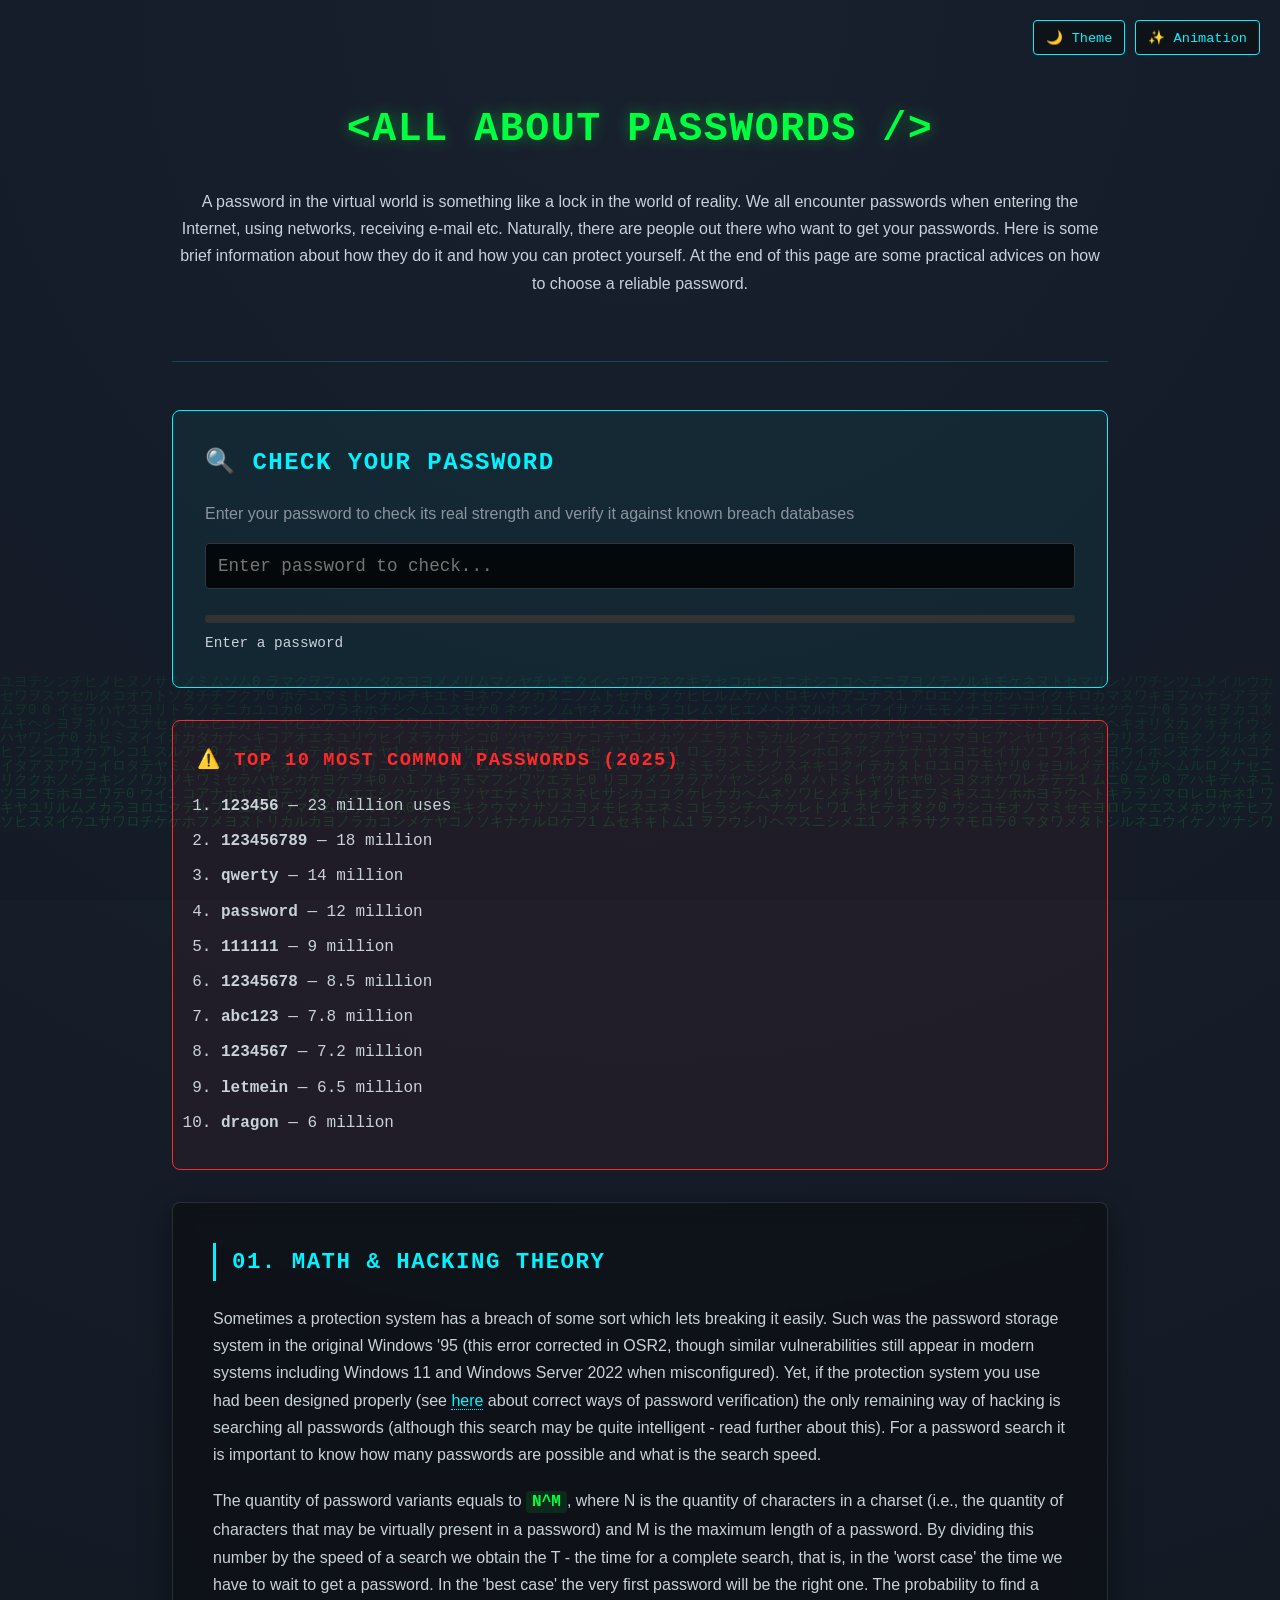
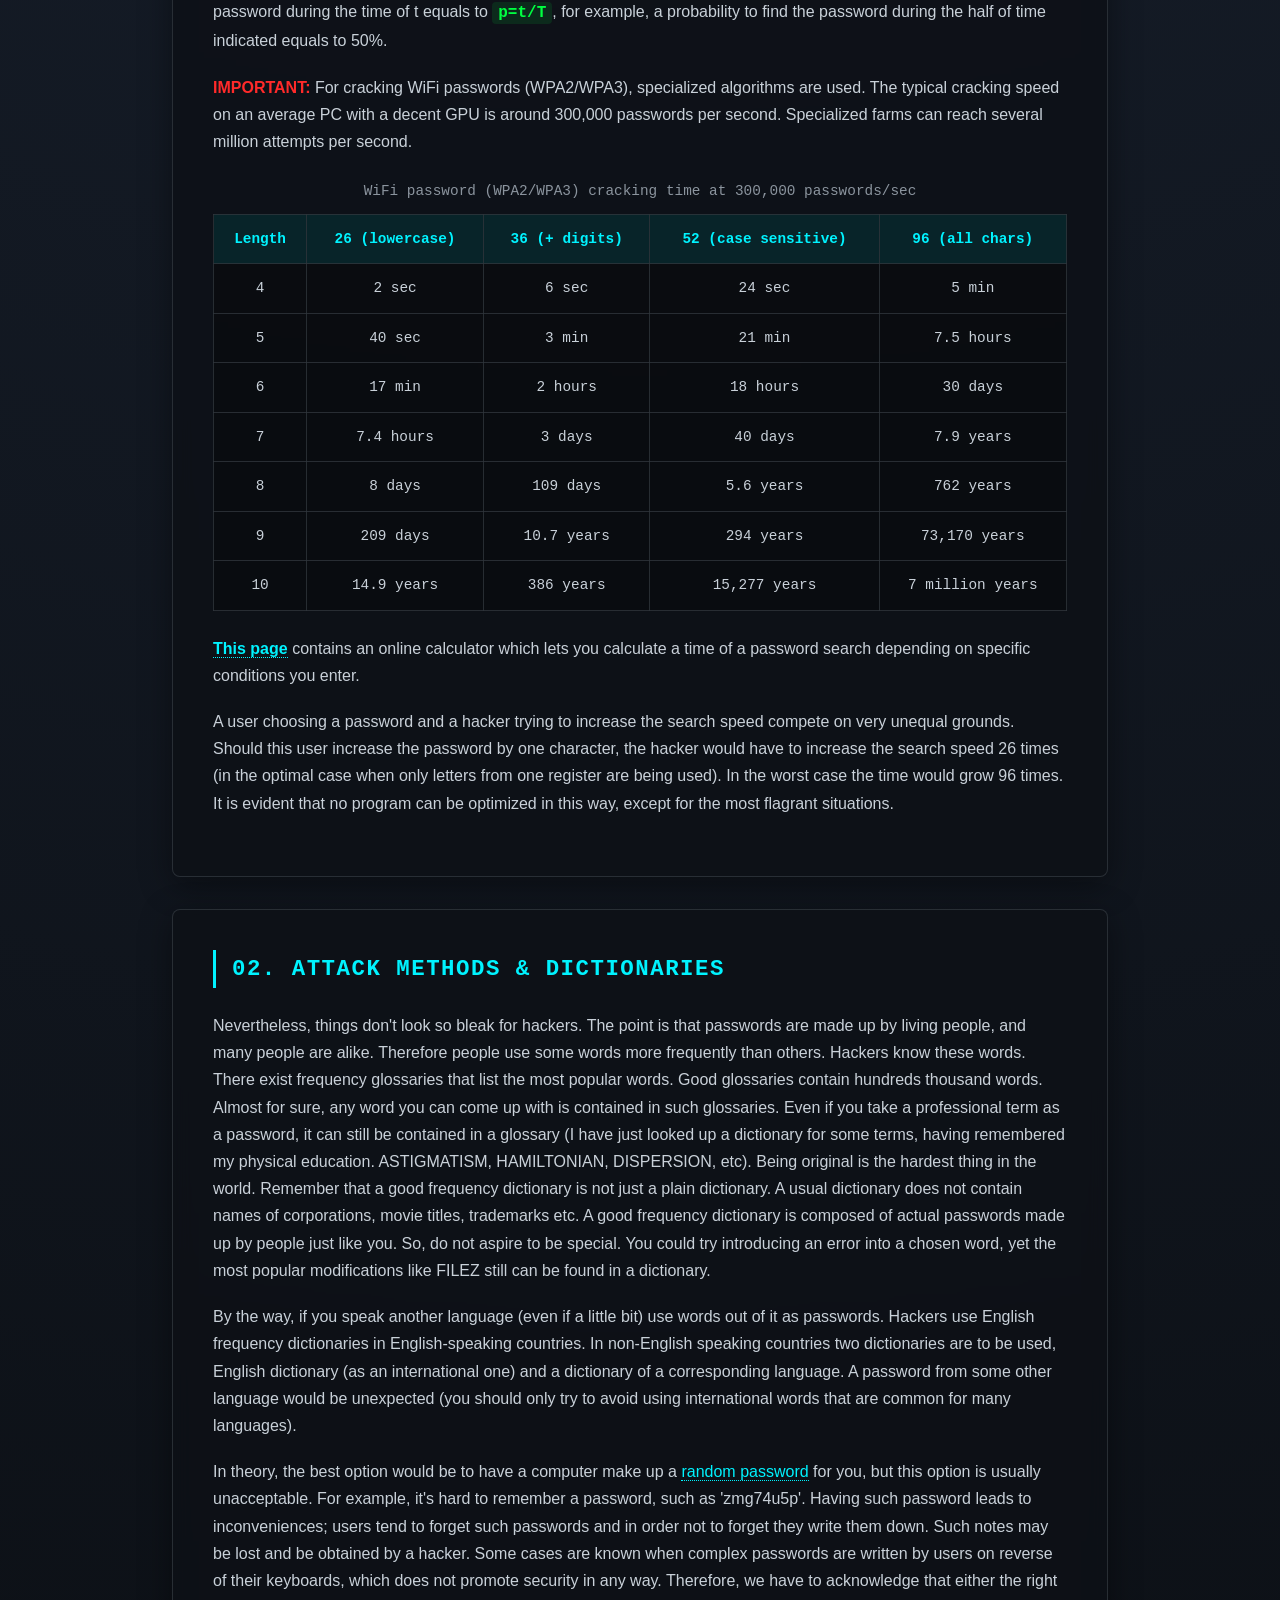
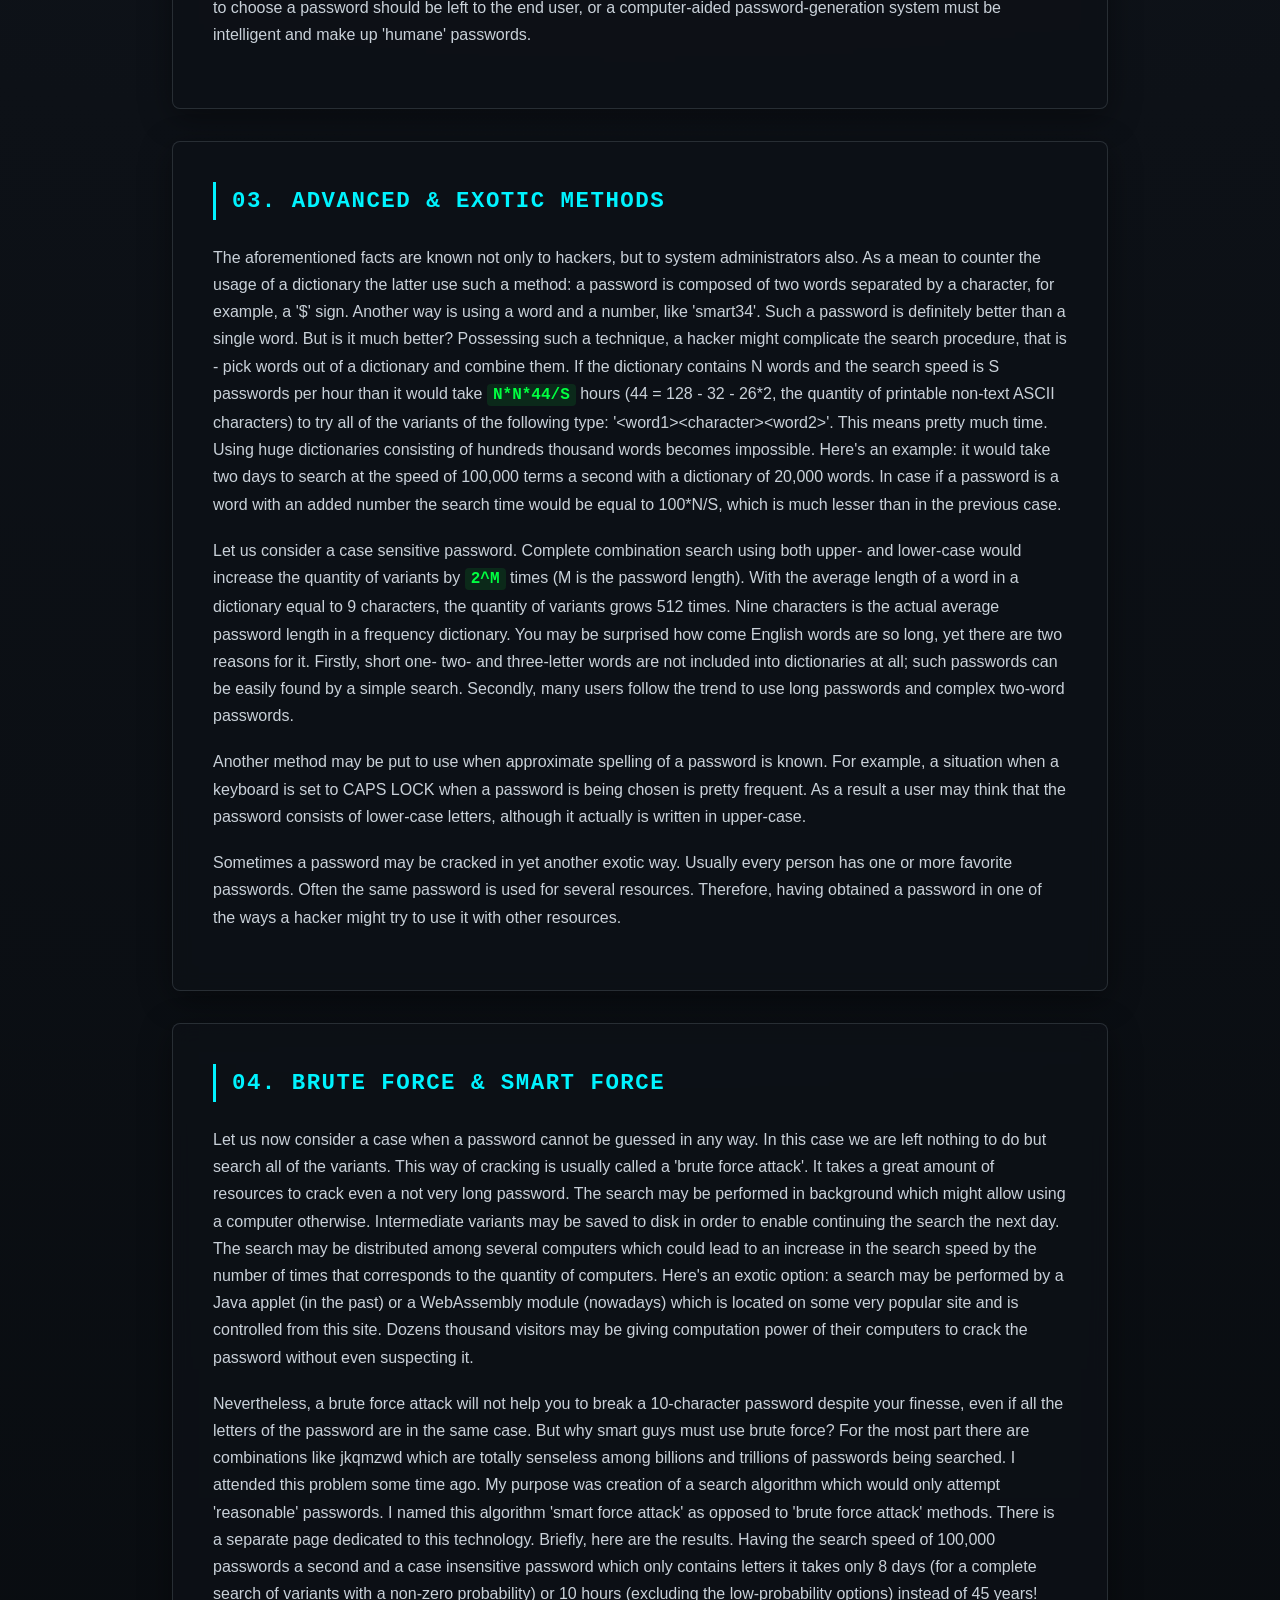
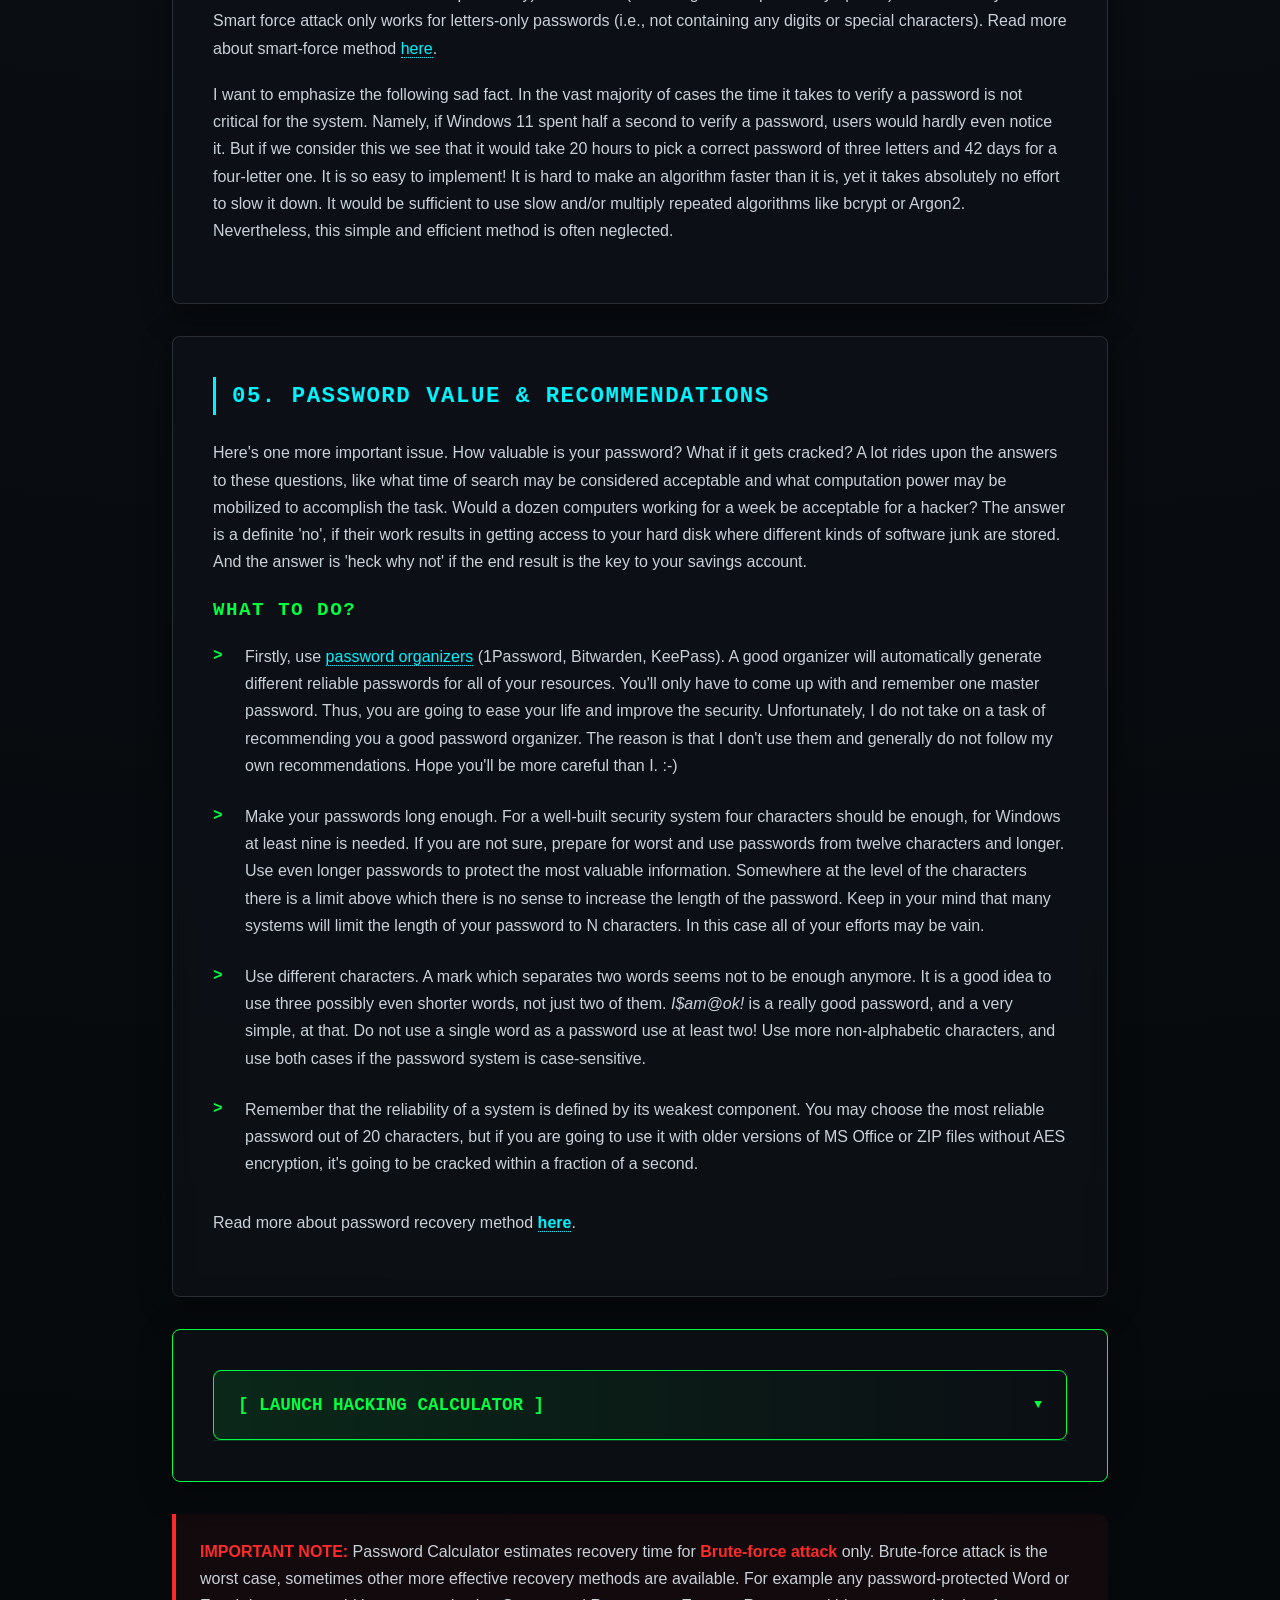
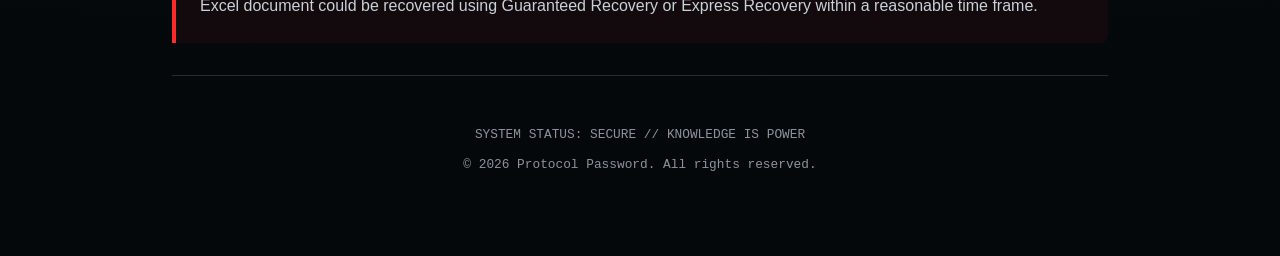
<file: index.html>
<!DOCTYPE html>
<html lang="en">
<head>
    <meta charset="UTF-8">
    <meta name="viewport" content="width=device-width, initial-scale=1.0">
    <title>Redirecting...</title>
    <script>
        document.addEventListener("DOMContentLoaded", function() {
            const userLang = navigator.language || navigator.userLanguage; 
            const langCode = userLang.toLowerCase();
            if (langCode.startsWith('uk') || langCode === 'uk-ua') {
                window.location.replace('index-uk.html');
            } else if (langCode.startsWith('ru') || langCode === 'ru-ru' || langCode === 'ru-by' || langCode === 'ru-kz') {
                window.location.replace('index-ru.html');
            } else {
                window.location.replace('index-en.html');
            }
        });
    </script>
    <style>
        body { background: #05080a; color: #00ff41; font-family: monospace; display: flex; justify-content: center; align-items: center; height: 100vh; margin: 0; }
    </style>
</head>
<body>
    <p>Initializing protocol... Detecting language... <span id="dots">...</span></p>
</body>
</html>
</file>
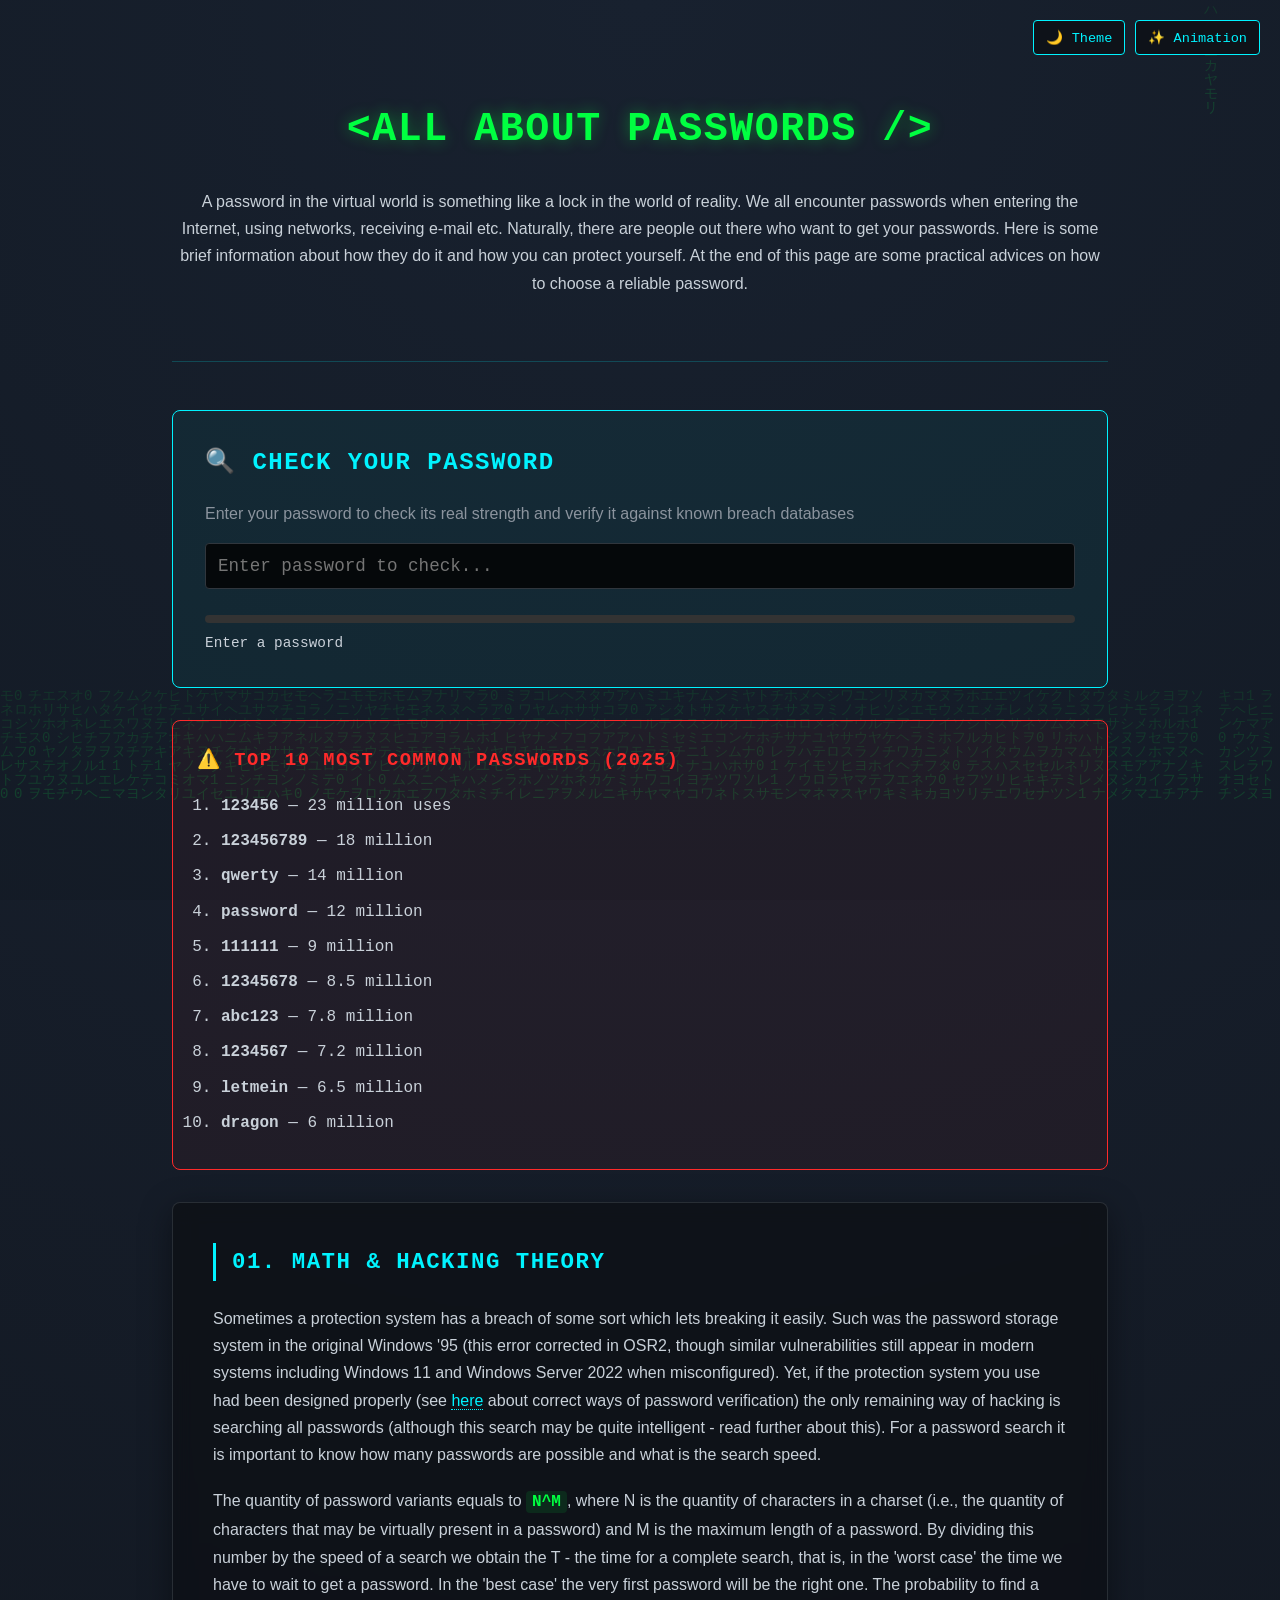
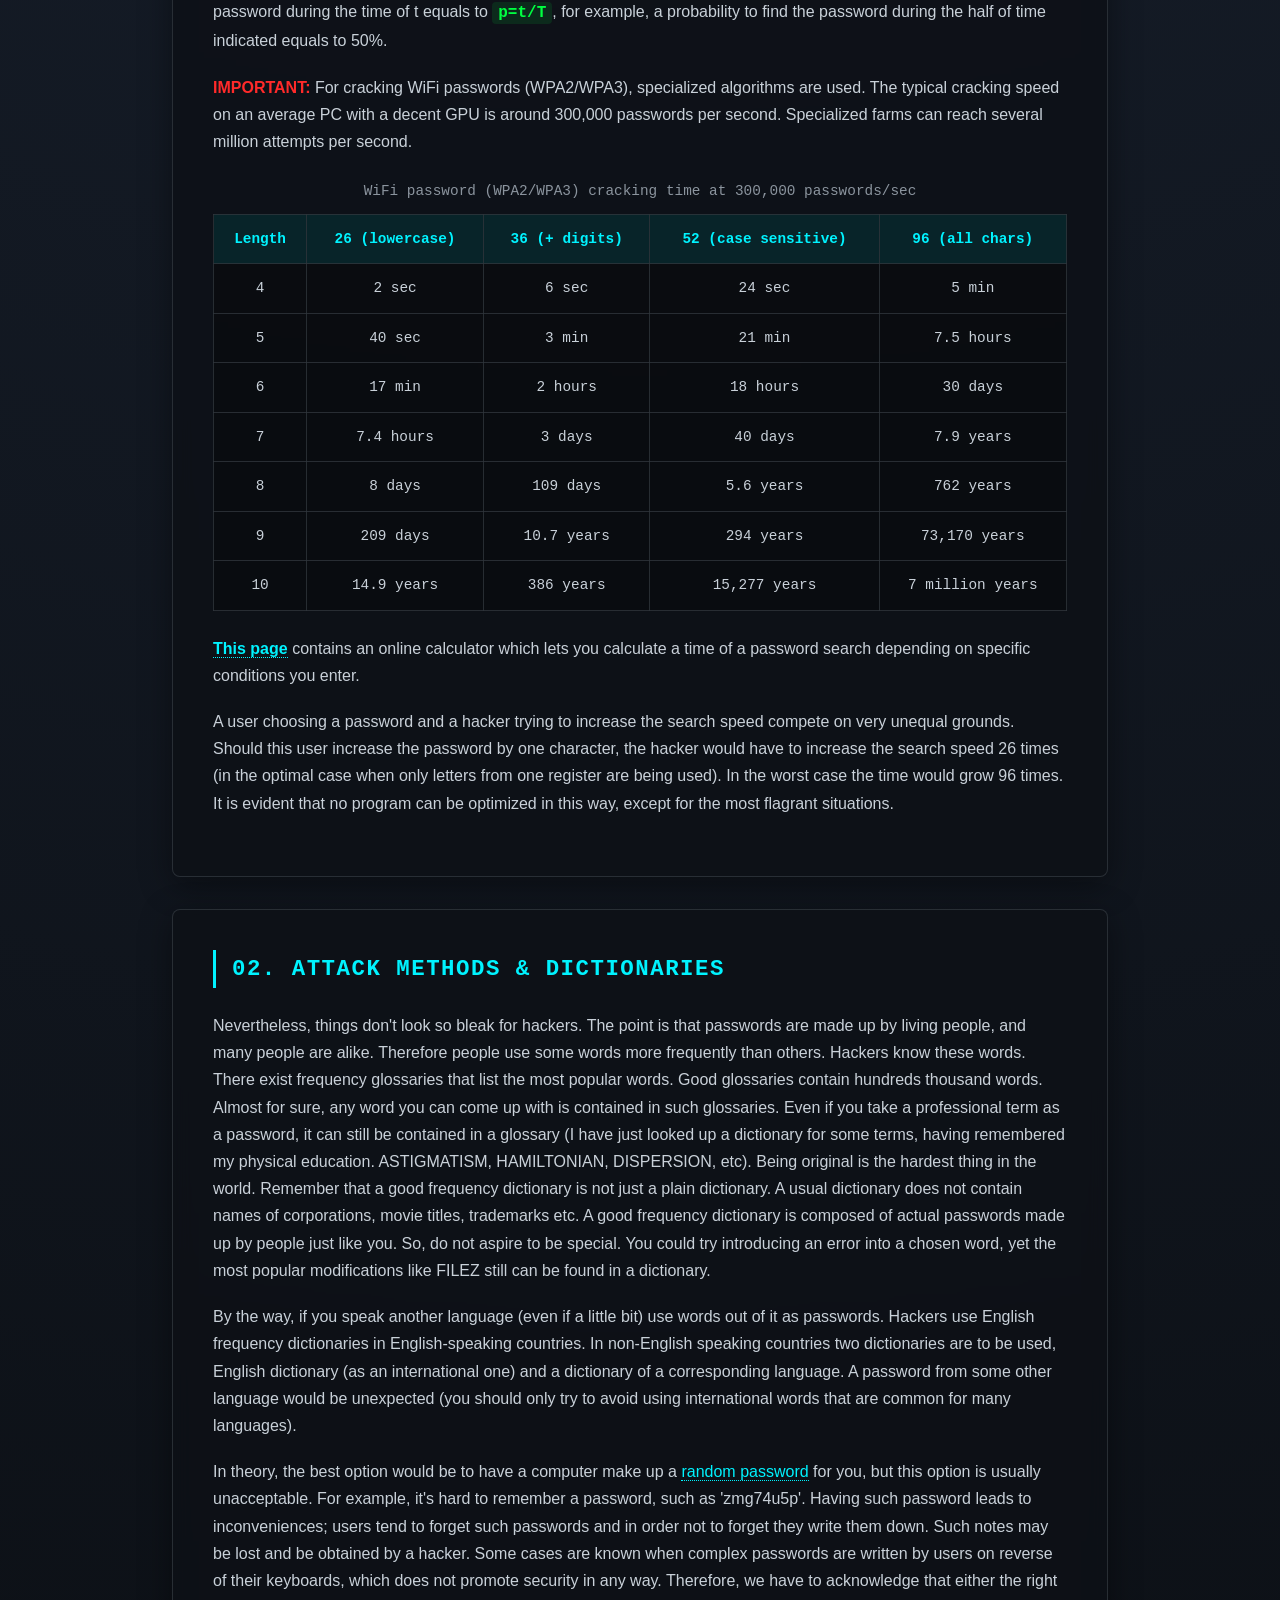
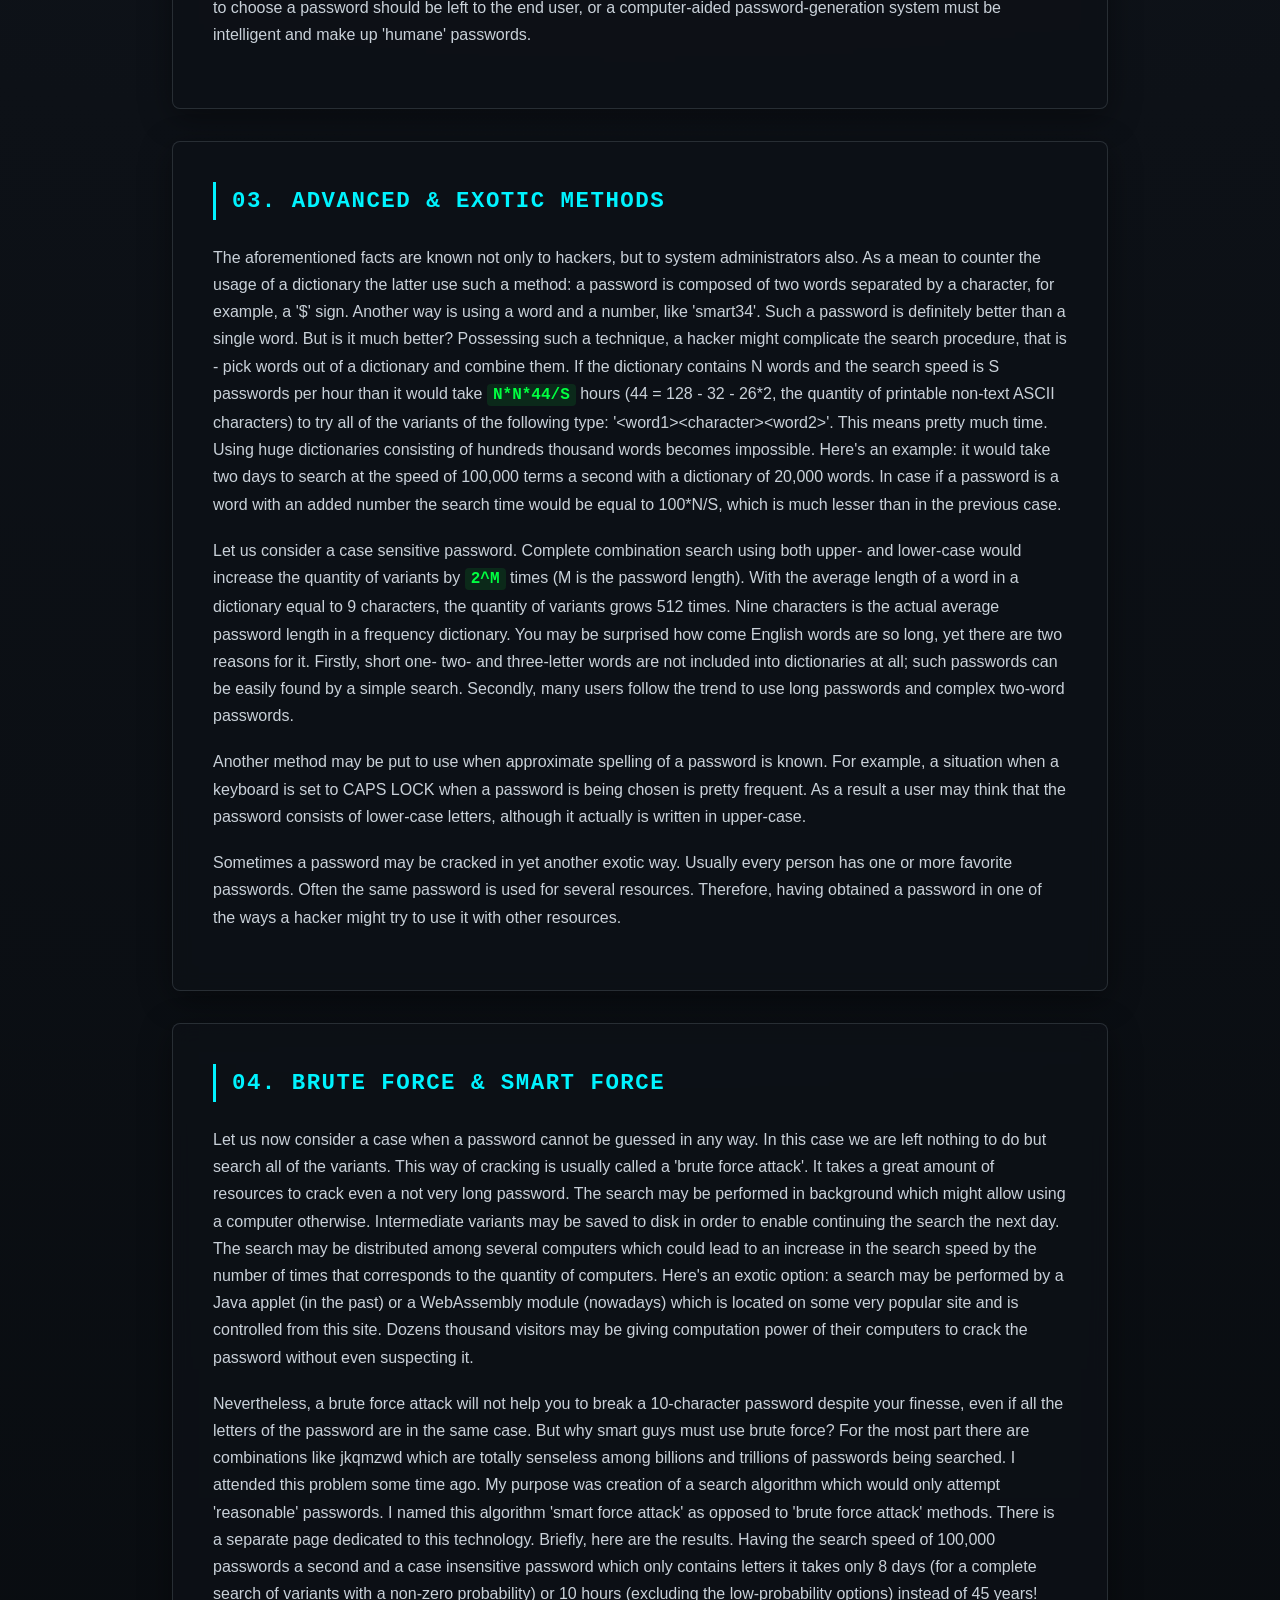
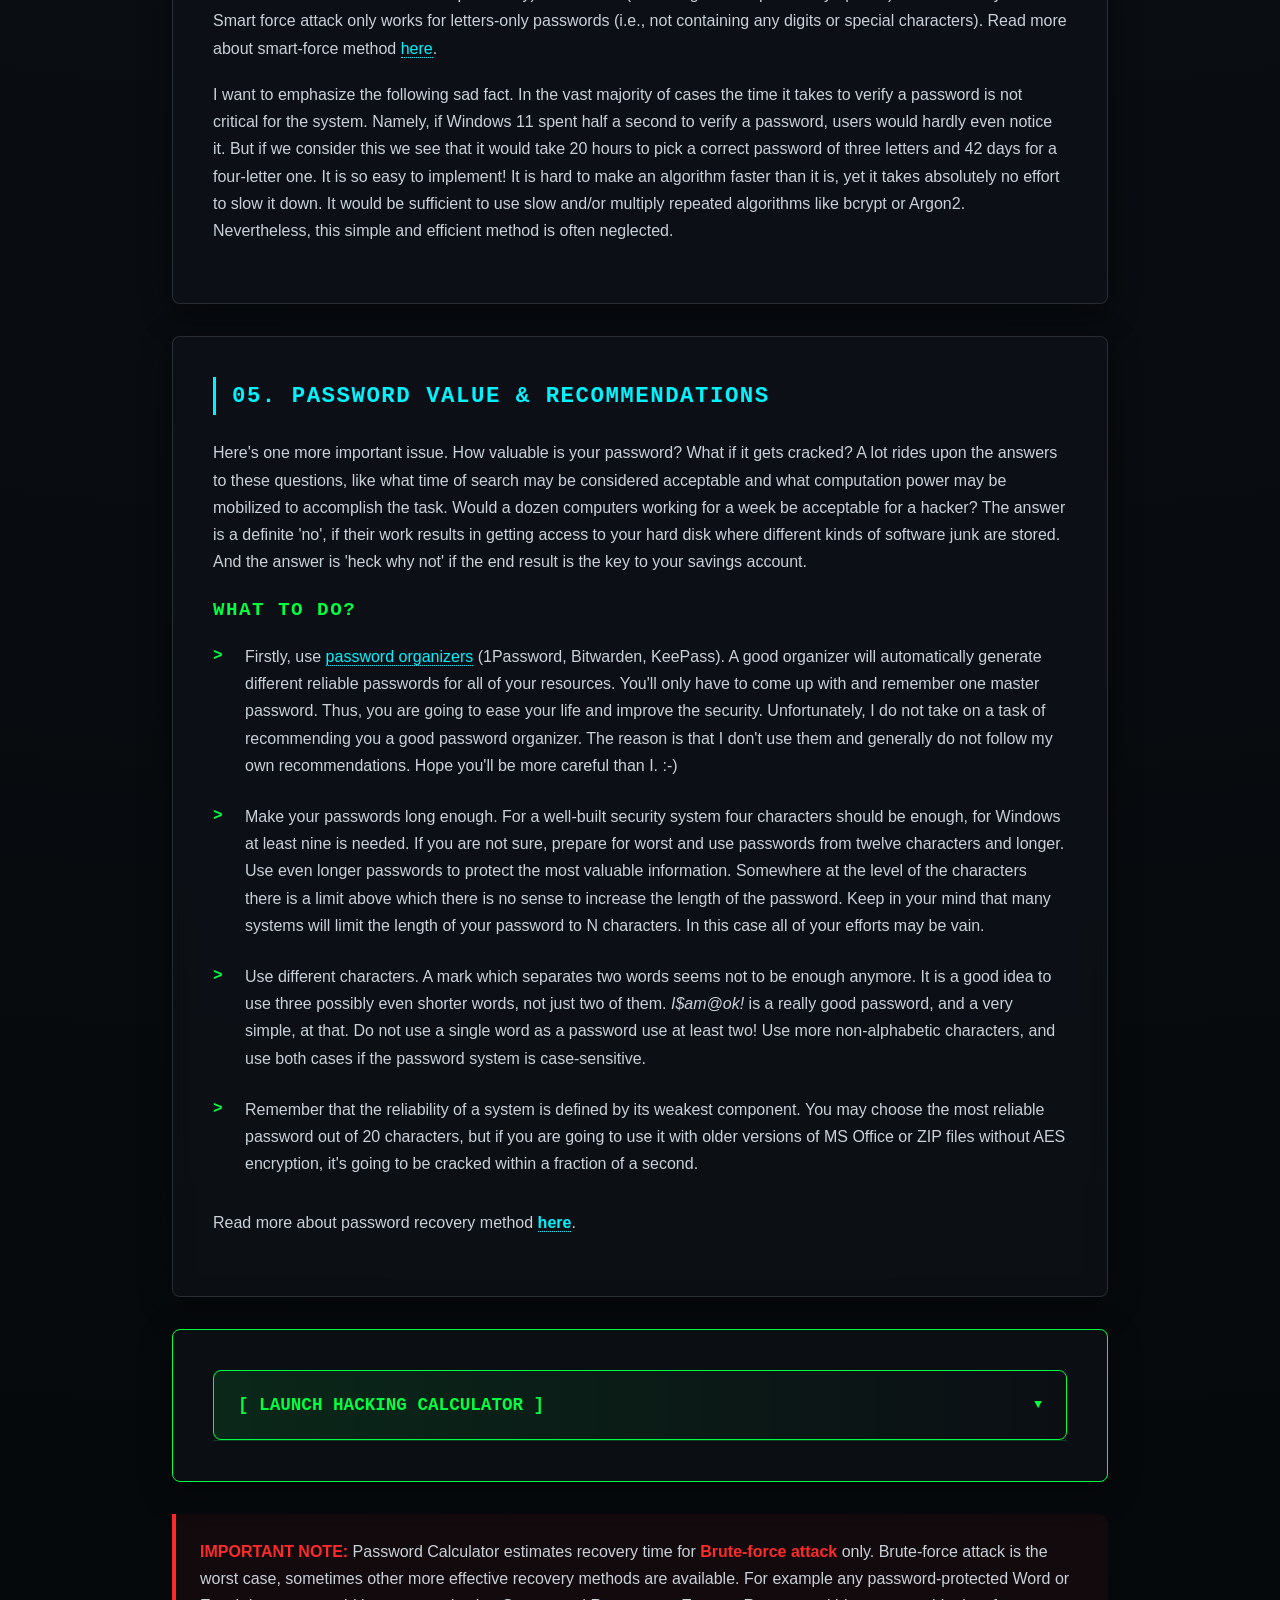
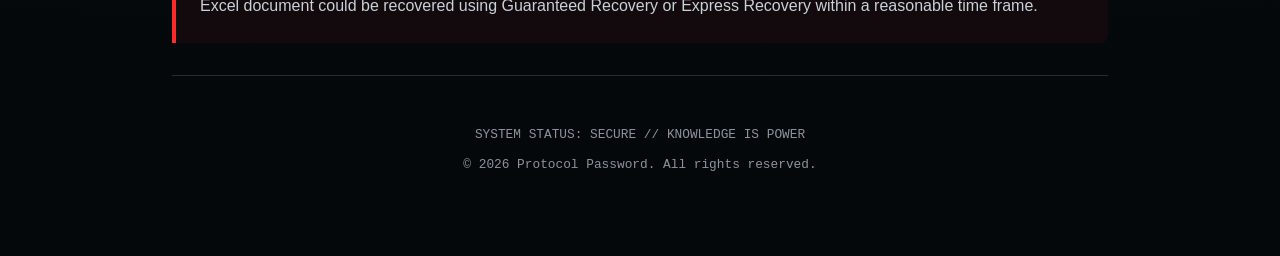
<file: index-en.html>
<!DOCTYPE html>
<html lang="en">
<head>
    <meta charset="UTF-8">
    <meta name="viewport" content="width=device-width, initial-scale=1.0">
    <title>PROTOCOL: PASSWORD | All About Passwords 2026</title>
    <meta name="description" content="Calculate WiFi password cracking time. Brute Force and Dictionary Attack. Breach check.">
    <meta property="og:title" content="Password Cracking Calculator 2026">
    <meta property="og:description" content="Find out how long it would take to crack your WiFi password">
    <meta property="og:type" content="website">
    <link rel="icon" href="data:image/svg+xml,<svg xmlns='http://www.w3.org/2000/svg' viewBox='0 0 100 100'><text y='.9em' font-size='90'>🔐</text></svg>">
    <link rel="manifest" href="manifest.json">
    <link rel="stylesheet" href="style.css">
    <script type="application/ld+json">{"@context":"https://schema.org","@type":"WebApplication","name":"Password Calculator 2026","applicationCategory":"SecurityApplication","operatingSystem":"Any","offers":{"@type":"Offer","price":"0"}}</script>
</head>
<body>
    <canvas id="matrix-bg"></canvas>
    <div class="controls">
        <button class="control-btn" id="themeToggle" onclick="toggleTheme()">🌙 Theme</button>
        <button class="control-btn" id="animToggle" onclick="toggleAnimation()">✨ Animation</button>
    </div>
    <div class="container">
        <header class="hero">
            <h1>&lt;ALL ABOUT PASSWORDS /&gt;</h1>
            <p>A password in the virtual world is something like a lock in the world of reality. We all encounter passwords when entering the Internet, using networks, receiving e-mail etc. Naturally, there are people out there who want to get your passwords. Here is some brief information about how they do it and how you can protect yourself. At the end of this page are some practical advices on how to choose a reliable password.</p>
        </header>
        <main>
            <section class="real-checker">
                <h2 style="color:var(--neon-cyan);margin-bottom:1rem">🔍 CHECK YOUR PASSWORD</h2>
                <p style="margin-bottom:1rem;color:var(--text-dim)">Enter your password to check its real strength and verify it against known breach databases</p>
                <input type="password" id="realPassword" placeholder="Enter password to check..." aria-label="Password to check">
                <div class="strength-bar"><div class="strength-fill" id="strengthFill"></div></div>
                <div class="strength-text" id="strengthText">Enter a password</div>
                <div class="pwned-warning" id="pwnedWarning"></div>
            </section>
            <section class="popular-list">
                <h3 style="color:var(--neon-red);margin-bottom:1rem">⚠️ TOP 10 MOST COMMON PASSWORDS (2025)</h3>
                <ol>
                    <li><strong>123456</strong> — 23 million uses</li>
                    <li><strong>123456789</strong> — 18 million</li>
                    <li><strong>qwerty</strong> — 14 million</li>
                    <li><strong>password</strong> — 12 million</li>
                    <li><strong>111111</strong> — 9 million</li>
                    <li><strong>12345678</strong> — 8.5 million</li>
                    <li><strong>abc123</strong> — 7.8 million</li>
                    <li><strong>1234567</strong> — 7.2 million</li>
                    <li><strong>letmein</strong> — 6.5 million</li>
                    <li><strong>dragon</strong> — 6 million</li>
                </ol>
            </section>
            <section class="panel">
                <h2>01. Math &amp; Hacking Theory</h2>
                <p>Sometimes a protection system has a breach of some sort which lets breaking it easily. Such was the password storage system in the original Windows '95 (this error corrected in OSR2, though similar vulnerabilities still appear in modern systems including Windows 11 and Windows Server 2022 when misconfigured). Yet, if the protection system you use had been designed properly (see <a href="psw3.asp">here</a> about correct ways of password verification) the only remaining way of hacking is searching all passwords (although this search may be quite intelligent - read further about this). For a password search it is important to know how many passwords are possible and what is the search speed.</p>
                <p>The quantity of password variants equals to <span class="highlight">N^M</span>, where N is the quantity of characters in a charset (i.e., the quantity of characters that may be virtually present in a password) and M is the maximum length of a password. By dividing this number by the speed of a search we obtain the T - the time for a complete search, that is, in the 'worst case' the time we have to wait to get a password. In the 'best case' the very first password will be the right one. The probability to find a password during the time of t equals to <span class="highlight">p=t/T</span>, for example, a probability to find the password during the half of time indicated equals to 50%.</p>
                <p><strong style="color:var(--neon-red)">IMPORTANT:</strong> For cracking WiFi passwords (WPA2/WPA3), specialized algorithms are used. The typical cracking speed on an average PC with a decent GPU is around 300,000 passwords per second. Specialized farms can reach several million attempts per second.</p>
                <table class="data-table">
                    <caption style="margin-bottom:10px;color:var(--text-dim);font-size:.9rem">WiFi password (WPA2/WPA3) cracking time at 300,000 passwords/sec</caption>
                    <thead><tr><th>Length</th><th>26 (lowercase)</th><th>36 (+ digits)</th><th>52 (case sensitive)</th><th>96 (all chars)</th></tr></thead>
                    <tbody>
                        <tr><td>4</td><td>2 sec</td><td>6 sec</td><td>24 sec</td><td>5 min</td></tr>
                        <tr><td>5</td><td>40 sec</td><td>3 min</td><td>21 min</td><td>7.5 hours</td></tr>
                        <tr><td>6</td><td>17 min</td><td>2 hours</td><td>18 hours</td><td>30 days</td></tr>
                        <tr><td>7</td><td>7.4 hours</td><td>3 days</td><td>40 days</td><td>7.9 years</td></tr>
                        <tr><td>8</td><td>8 days</td><td>109 days</td><td>5.6 years</td><td>762 years</td></tr>
                        <tr><td>9</td><td>209 days</td><td>10.7 years</td><td>294 years</td><td>73,170 years</td></tr>
                        <tr><td>10</td><td>14.9 years</td><td>386 years</td><td>15,277 years</td><td>7 million years</td></tr>
                    </tbody>
                </table>
                <p><a href="pswcalc.asp"><b>This page</b></a> contains an online calculator which lets you calculate a time of a password search depending on specific conditions you enter.</p>
                <p>A user choosing a password and a hacker trying to increase the search speed compete on very unequal grounds. Should this user increase the password by one character, the hacker would have to increase the search speed 26 times (in the optimal case when only letters from one register are being used). In the worst case the time would grow 96 times. It is evident that no program can be optimized in this way, except for the most flagrant situations.</p>
            </section>
            <section class="panel">
                <h2>02. Attack Methods &amp; Dictionaries</h2>
                <p>Nevertheless, things don't look so bleak for hackers. The point is that passwords are made up by living people, and many people are alike. Therefore people use some words more frequently than others. Hackers know these words. There exist frequency glossaries that list the most popular words. Good glossaries contain hundreds thousand words. Almost for sure, any word you can come up with is contained in such glossaries. Even if you take a professional term as a password, it can still be contained in a glossary (I have just looked up a dictionary for some terms, having remembered my physical education. ASTIGMATISM, HAMILTONIAN, DISPERSION, etc). Being original is the hardest thing in the world. Remember that a good frequency dictionary is not just a plain dictionary. A usual dictionary does not contain names of corporations, movie titles, trademarks etc. A good frequency dictionary is composed of actual passwords made up by people just like you. So, do not aspire to be special. You could try introducing an error into a chosen word, yet the most popular modifications like FILEZ still can be found in a dictionary.</p>
                <p>By the way, if you speak another language (even if a little bit) use words out of it as passwords. Hackers use English frequency dictionaries in English-speaking countries. In non-English speaking countries two dictionaries are to be used, English dictionary (as an international one) and a dictionary of a corresponding language. A password from some other language would be unexpected (you should only try to avoid using international words that are common for many languages).</p>
                <p>In theory, the best option would be to have a computer make up a <a href="https://lastbit.com/Password-Generator/default.asp">random password</a> for you, but this option is usually unacceptable. For example, it's hard to remember a password, such as 'zmg74u5p'. Having such password leads to inconveniences; users tend to forget such passwords and in order not to forget they write them down. Such notes may be lost and be obtained by a hacker. Some cases are known when complex passwords are written by users on reverse of their keyboards, which does not promote security in any way. Therefore, we have to acknowledge that either the right to choose a password should be left to the end user, or a computer-aided password-generation system must be intelligent and make up 'humane' passwords.</p>
            </section>
            <section class="panel">
                <h2>03. Advanced &amp; Exotic Methods</h2>
                <p>The aforementioned facts are known not only to hackers, but to system administrators also. As a mean to counter the usage of a dictionary the latter use such a method: a password is composed of two words separated by a character, for example, a '$' sign. Another way is using a word and a number, like 'smart34'. Such a password is definitely better than a single word. But is it much better? Possessing such a technique, a hacker might complicate the search procedure, that is - pick words out of a dictionary and combine them. If the dictionary contains N words and the search speed is S passwords per hour than it would take <span class="highlight">N*N*44/S</span> hours (44 = 128 - 32 - 26*2, the quantity of printable non-text ASCII characters) to try all of the variants of the following type: '&lt;word1&gt;&lt;character&gt;&lt;word2&gt;'. This means pretty much time. Using huge dictionaries consisting of hundreds thousand words becomes impossible. Here's an example: it would take two days to search at the speed of 100,000 terms a second with a dictionary of 20,000 words. In case if a password is a word with an added number the search time would be equal to 100*N/S, which is much lesser than in the previous case.</p>
                <p>Let us consider a case sensitive password. Complete combination search using both upper- and lower-case would increase the quantity of variants by <span class="highlight">2^M</span> times (M is the password length). With the average length of a word in a dictionary equal to 9 characters, the quantity of variants grows 512 times. Nine characters is the actual average password length in a frequency dictionary. You may be surprised how come English words are so long, yet there are two reasons for it. Firstly, short one- two- and three-letter words are not included into dictionaries at all; such passwords can be easily found by a simple search. Secondly, many users follow the trend to use long passwords and complex two-word passwords.</p>
                <p>Another method may be put to use when approximate spelling of a password is known. For example, a situation when a keyboard is set to CAPS LOCK when a password is being chosen is pretty frequent. As a result a user may think that the password consists of lower-case letters, although it actually is written in upper-case.</p>
                <p>Sometimes a password may be cracked in yet another exotic way. Usually every person has one or more favorite passwords. Often the same password is used for several resources. Therefore, having obtained a password in one of the ways a hacker might try to use it with other resources.</p>
            </section>
            <section class="panel">
                <h2>04. Brute Force &amp; Smart Force</h2>
                <p>Let us now consider a case when a password cannot be guessed in any way. In this case we are left nothing to do but search all of the variants. This way of cracking is usually called a 'brute force attack'. It takes a great amount of resources to crack even a not very long password. The search may be performed in background which might allow using a computer otherwise. Intermediate variants may be saved to disk in order to enable continuing the search the next day. The search may be distributed among several computers which could lead to an increase in the search speed by the number of times that corresponds to the quantity of computers. Here's an exotic option: a search may be performed by a Java applet (in the past) or a WebAssembly module (nowadays) which is located on some very popular site and is controlled from this site. Dozens thousand visitors may be giving computation power of their computers to crack the password without even suspecting it.</p>
                <p>Nevertheless, a brute force attack will not help you to break a 10-character password despite your finesse, even if all the letters of the password are in the same case. But why smart guys must use brute force? For the most part there are combinations like jkqmzwd which are totally senseless among billions and trillions of passwords being searched. I attended this problem some time ago. My purpose was creation of a search algorithm which would only attempt 'reasonable' passwords. I named this algorithm 'smart force attack' as opposed to 'brute force attack' methods. There is a separate page dedicated to this technology. Briefly, here are the results. Having the search speed of 100,000 passwords a second and a case insensitive password which only contains letters it takes only 8 days (for a complete search of variants with a non-zero probability) or 10 hours (excluding the low-probability options) instead of 45 years! Smart force attack only works for letters-only passwords (i.e., not containing any digits or special characters). Read more about smart-force method <a href="psw2.asp">here</a>.</p>
                <p>I want to emphasize the following sad fact. In the vast majority of cases the time it takes to verify a password is not critical for the system. Namely, if Windows 11 spent half a second to verify a password, users would hardly even notice it. But if we consider this we see that it would take 20 hours to pick a correct password of three letters and 42 days for a four-letter one. It is so easy to implement! It is hard to make an algorithm faster than it is, yet it takes absolutely no effort to slow it down. It would be sufficient to use slow and/or multiply repeated algorithms like bcrypt or Argon2. Nevertheless, this simple and efficient method is often neglected.</p>
            </section>
            <section class="panel">
                <h2>05. Password Value &amp; Recommendations</h2>
                <p>Here's one more important issue. How valuable is your password? What if it gets cracked? A lot rides upon the answers to these questions, like what time of search may be considered acceptable and what computation power may be mobilized to accomplish the task. Would a dozen computers working for a week be acceptable for a hacker? The answer is a definite 'no', if their work results in getting access to your hard disk where different kinds of software junk are stored. And the answer is 'heck why not' if the end result is the key to your savings account.</p>
                <h3>What to do?</h3>
                <ol class="rec-list">
                    <li><p>Firstly, use <a href="https://web.archive.org/web/20251028020031/http://animabilis.com/">password organizers</a> (1Password, Bitwarden, KeePass). A good organizer will automatically generate different reliable passwords for all of your resources. You'll only have to come up with and remember one master password. Thus, you are going to ease your life and improve the security. Unfortunately, I do not take on a task of recommending you a good password organizer. The reason is that I don't use them and generally do not follow my own recommendations. Hope you'll be more careful than I. :-)</p></li>
                    <li><p>Make your passwords long enough. For a well-built security system four characters should be enough, for Windows at least nine is needed. If you are not sure, prepare for worst and use passwords from twelve characters and longer. Use even longer passwords to protect the most valuable information. Somewhere at the level of the characters there is a limit above which there is no sense to increase the length of the password. Keep in your mind that many systems will limit the length of your password to N characters. In this case all of your efforts may be vain.</p></li>
                    <li><p>Use different characters. A mark which separates two words seems not to be enough anymore. It is a good idea to use three possibly even shorter words, not just two of them. <i>I$am@ok!</i> is a really good password, and a very simple, at that. Do not use a single word as a password use at least two! Use more non-alphabetic characters, and use both cases if the password system is case-sensitive.</p></li>
                    <li><p>Remember that the reliability of a system is defined by its weakest component. You may choose the most reliable password out of 20 characters, but if you are going to use it with older versions of MS Office or ZIP files without AES encryption, it's going to be cracked within a fraction of a second.</p></li>
                </ol>
                <p style="margin-top:2rem">Read more about password recovery method <a href="psw2.asp"><strong>here</strong></a>.</p>
            </section>
            <section class="panel" style="border-color:var(--neon-green)">
                <button class="calc-toggle-btn" onclick="toggleCalculator()"><span>[ LAUNCH HACKING CALCULATOR ]</span></button>
                <div class="calc-content" id="calcContent">
                    <p style="margin-bottom:1rem">Calculator is optimized for WiFi password (WPA2/WPA3) cracking time estimation. Select attack mode:</p>
                    <div class="calc-tabs">
                        <button class="calc-tab active" onclick="switchCalcMode('brute')">⚡ Brute Force (by length)</button>
                        <button class="calc-tab" onclick="switchCalcMode('dict')">📖 Dictionary Attack (by wordlist)</button>
                    </div>
                    <div class="calc-mode active" id="mode-brute">
                        <p style="margin-bottom:1.5rem;color:var(--text-dim);font-size:.9rem">Calculates time to brute-force all possible combinations of given length.</p>
                        <div class="form-grid">
                            <div class="form-group"><label>Password length:</label><input type="text" id="len" value="8" maxlength="2"></div>
                        </div>
                        <label style="font-family:var(--font-mono);color:var(--text-dim);font-size:.9rem;display:block;margin-bottom:.5rem">Charset:</label>
                        <div class="checkbox-grid">
                            <label class="checkbox-item"><input type="checkbox" id="cslwr" checked> chars in lower case (a-z)</label>
                            <label class="checkbox-item"><input type="checkbox" id="cssymb"> common punctuation (!@#$)</label>
                            <label class="checkbox-item"><input type="checkbox" id="csuppr"> chars in upper case (A-Z)</label>
                            <label class="checkbox-item"><input type="checkbox" id="csascii"> full ASCII</label>
                            <label class="checkbox-item" style="grid-column:span 2"><input type="checkbox" id="csdigits"> digits (0-9)</label>
                        </div>
                    </div>
                    <div class="calc-mode" id="mode-dict">
                        <p style="margin-bottom:1.5rem;color:var(--text-dim);font-size:.9rem">Calculates time to go through a ready password wordlist (e.g., rockyou.txt contains ~14M passwords, large wordlists — up to 100M and more).</p>
                        <div class="form-grid">
                            <div class="form-group"><label>Passwords in dictionary:</label><input type="text" id="dictSize" value="100,000,000"></div>
                        </div>
                    </div>
                    <div class="form-grid" style="margin-top:1.5rem">
                        <div class="form-group">
                            <label>Cracking speed (passwords/sec):</label>
                            <input type="text" id="speed" value="1,000,000">
                        </div>
                        <div class="form-group">
                            <label>Hash algorithm (auto-fills speed for RTX 4060):</label>
                            <select id="algorithm" onchange="updateSpeedByAlgorithm()" style="background:var(--bg-dark);border:1px solid #30363d;color:var(--neon-green);font-family:var(--font-mono);padding:10px;border-radius:4px">
                                <option value="1000000" selected>WPA2/WPA3 PBKDF2 (WiFi) </option>
                                <option value="60000000000">MD5 </option>
                                <option value="20000000000">SHA-256 </option>
                                <option value="20000">bcrypt</option>
                                <option value="5000">Argon2</option>
                                <option value="custom">Custom speed (don't change)</option>
                            </select>
                        </div>
                    </div>
                    <button class="calc-btn" onclick="doit()">CALCULATE!</button>
                    <div class="result-box" id="resultBox">
                        <div style="color:var(--text-dim);font-family:var(--font-mono);margin-bottom:.5rem" id="resultLabel">Attack will take up to:</div>
                        <div class="result-text" id="result2">0 seconds</div>
                        <div style="color:var(--text-dim);font-size:.85rem;margin-top:10px;font-family:var(--font-mono)" id="resultExact"></div>
                        <div class="action-buttons">
                            <button class="action-btn" onclick="shareResult()">📤 Share</button>
                            <button class="action-btn" onclick="exportAsImage()">📷 Export PNG</button>
                            <button class="action-btn" onclick="toggleHistory()">📜 History</button>
                        </div>
                    </div>
                    <div class="history-panel" id="historyPanel">
                        <h3 style="color:var(--neon-cyan);margin-bottom:1rem">Calculation History</h3>
                        <div id="historyList"></div>
                    </div>
                </div>
            </section>
            <div class="warning-box"><strong>IMPORTANT NOTE: </strong>Password Calculator estimates recovery time for <strong>Brute-force attack</strong> only. Brute-force attack is the worst case, sometimes other more effective recovery methods are available. For example any password-protected Word or Excel document could be recovered using Guaranteed Recovery or Express Recovery within a reasonable time frame.</div>
        </main>
        <footer style="text-align:center;padding:3rem 2rem;color:var(--text-dim);font-family:var(--font-mono);font-size:.8rem;border-top:1px solid rgba(48,54,61,.8);margin-top:2rem">
            <p>SYSTEM STATUS: SECURE // KNOWLEDGE IS POWER</p>
            <p style="margin-top:.5rem">&copy; 2026 Protocol Password. All rights reserved.</p>
        </footer>
    </div>
    <div class="modal" id="modal"><div class="modal-content"><button class="modal-close" onclick="closeModal()">&times;</button><div id="modalBody"></div></div></div>
    <div class="toast" id="toast"></div>
    <script src="script-en.js"></script>
</body>
</html>
</file>
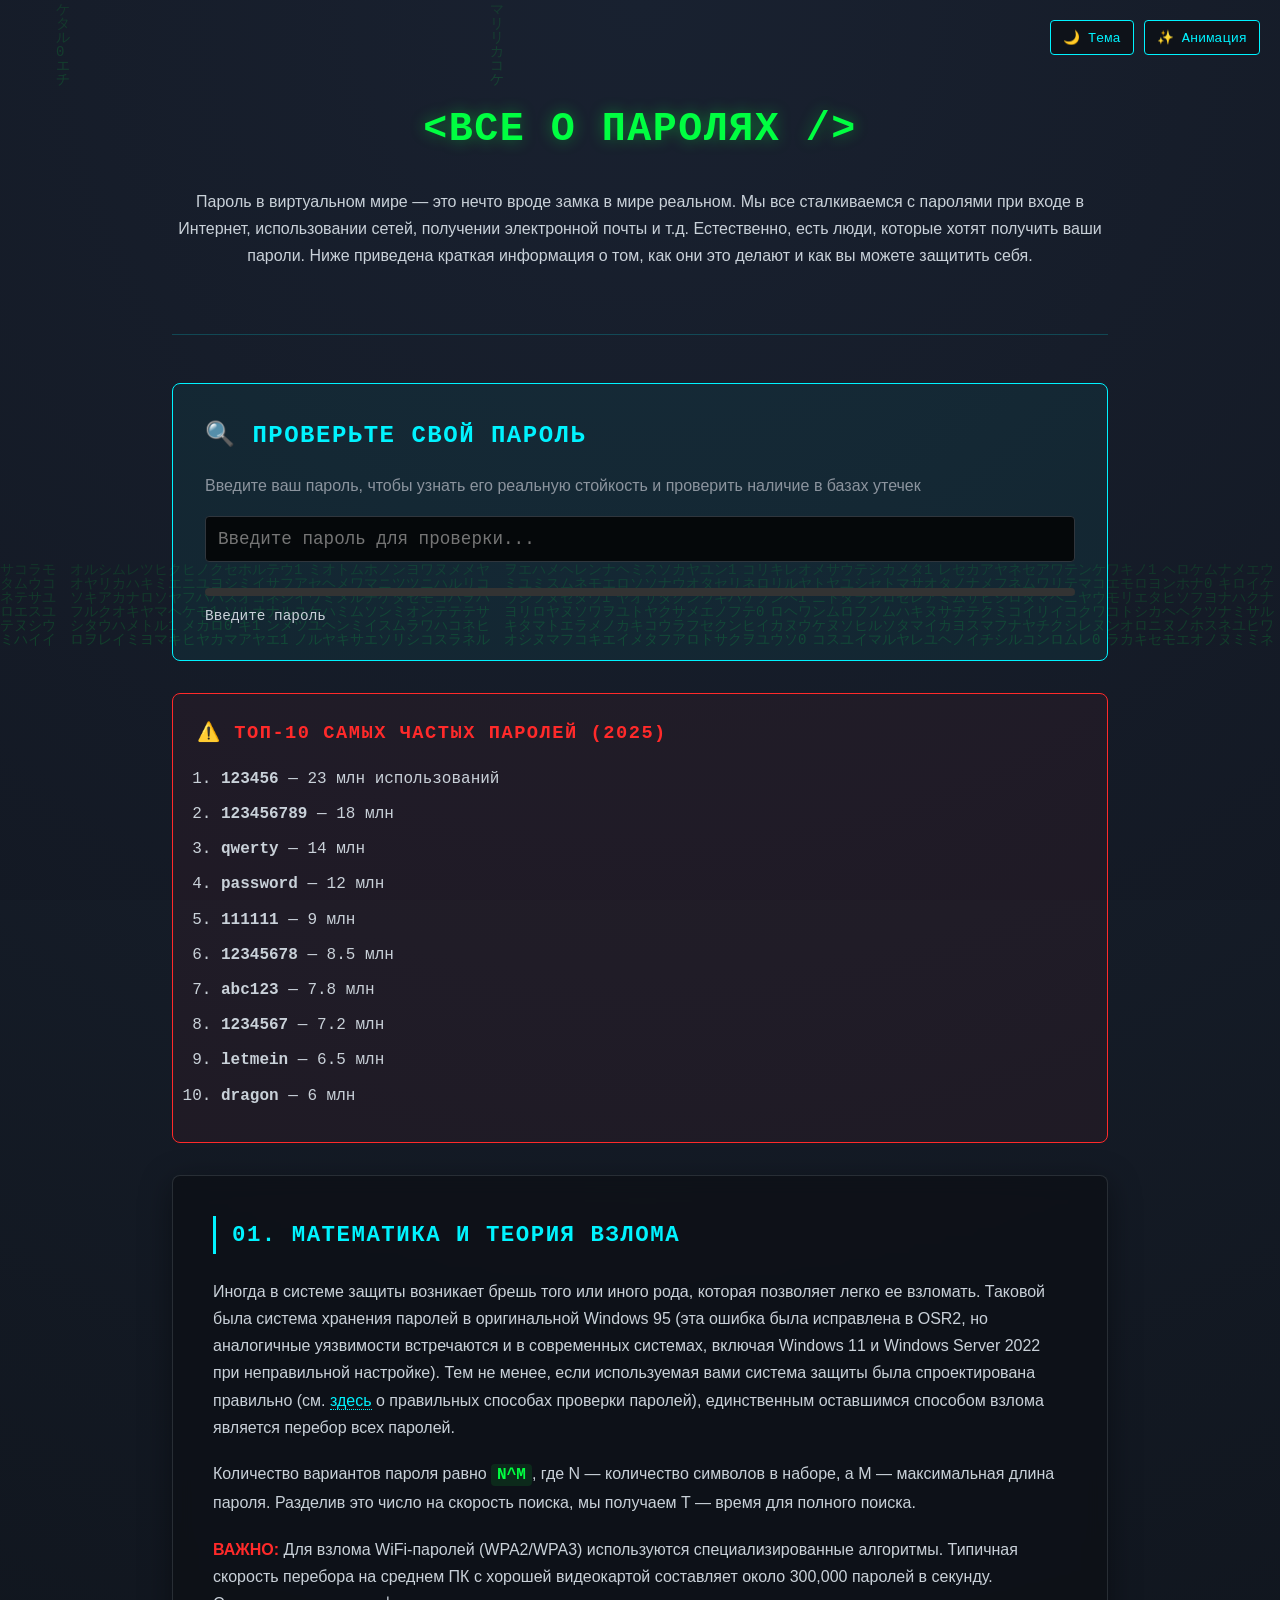
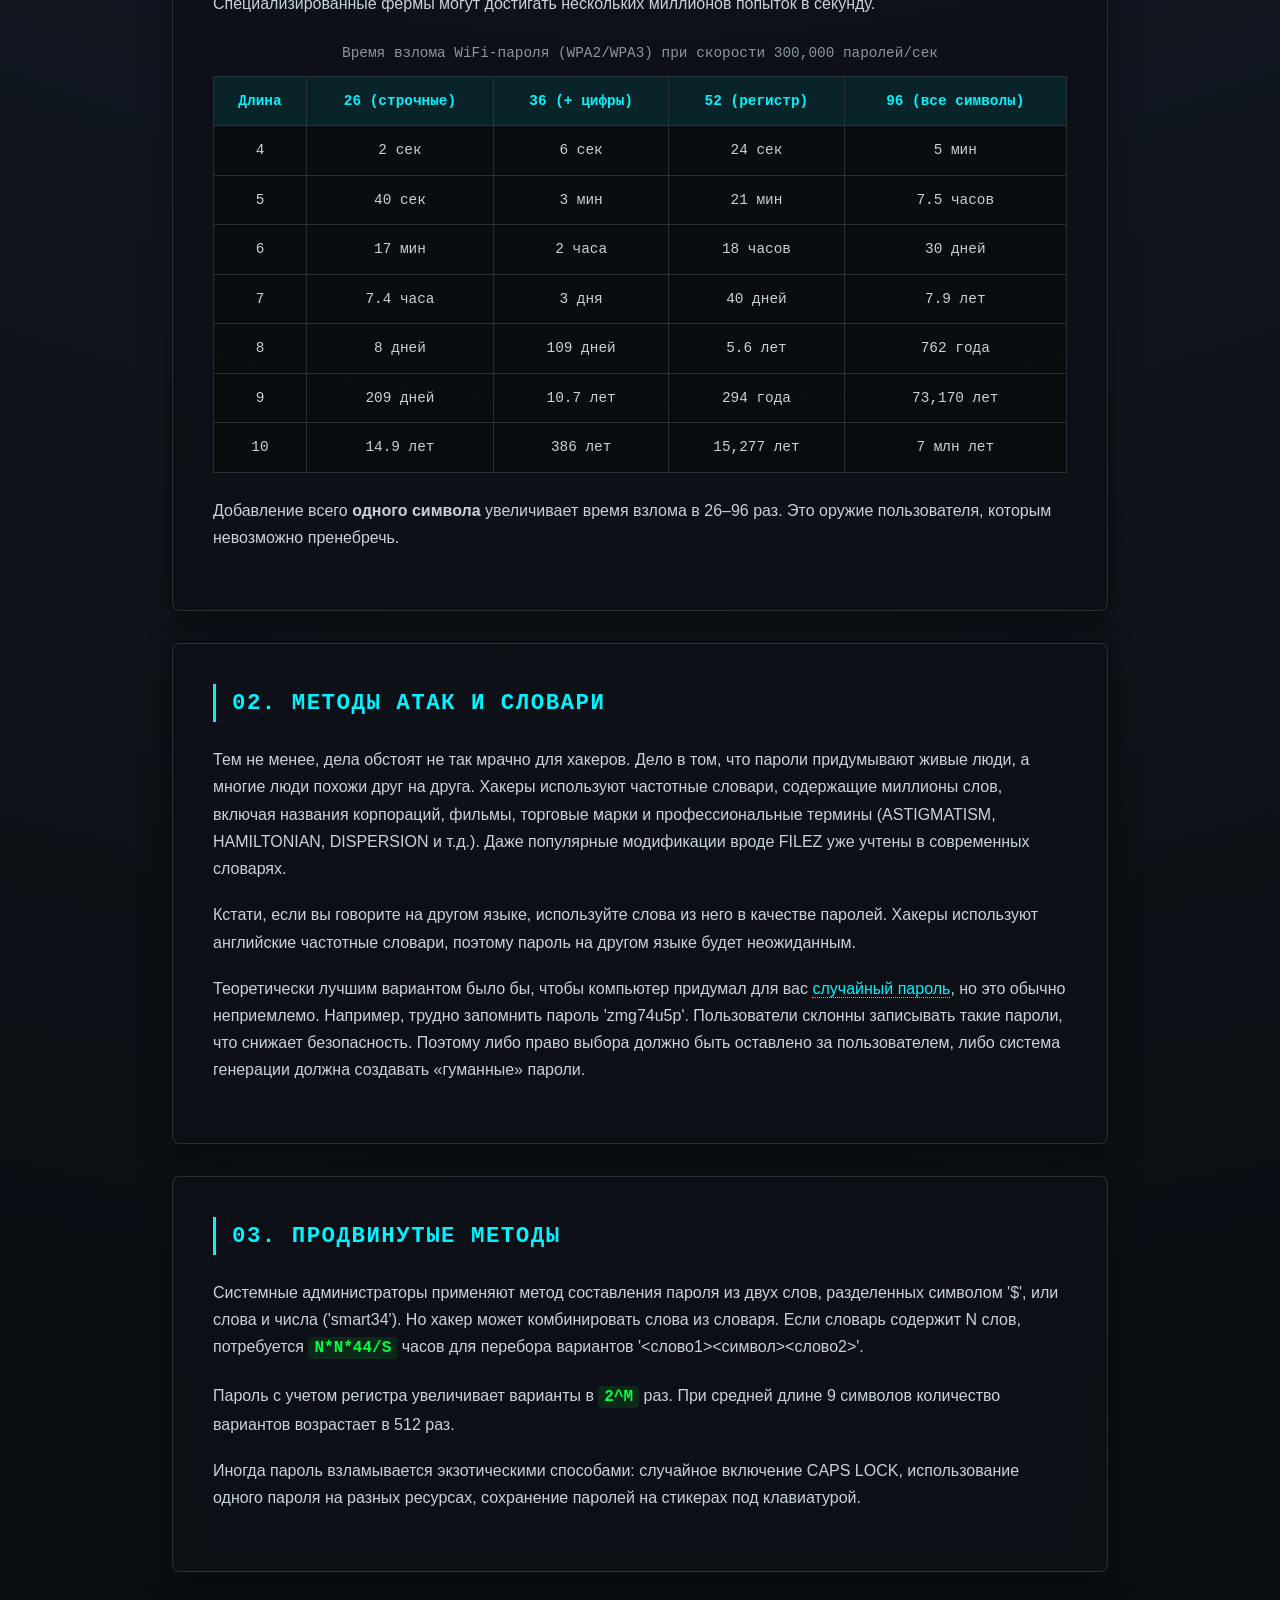
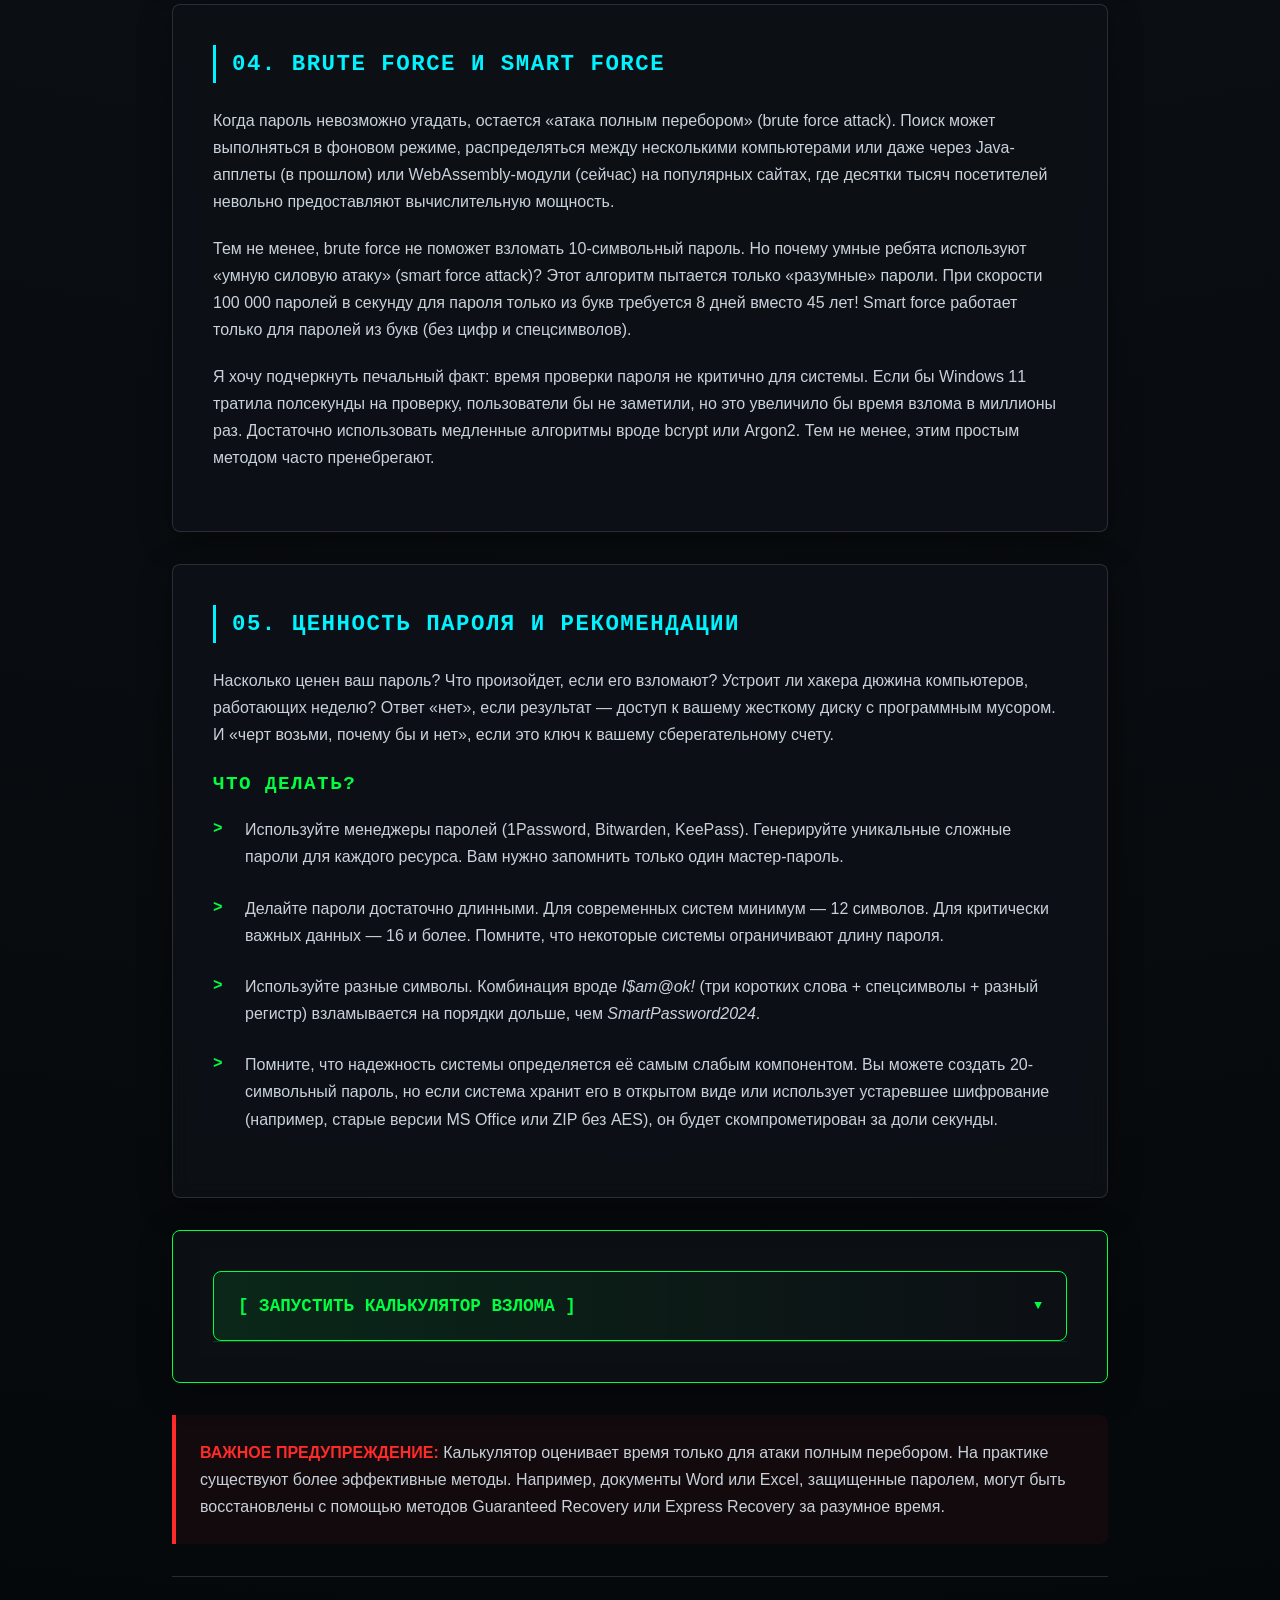
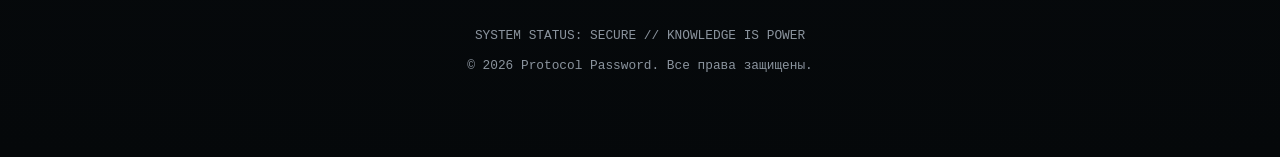
<file: index-ru.html>
<!DOCTYPE html>
<html lang="ru">
<head>
    <meta charset="UTF-8">
    <meta name="viewport" content="width=device-width, initial-scale=1.0">
    <title>PROTOCOL: PASSWORD | Калькулятор взлома паролей 2026</title>
    <meta name="description" content="Рассчитайте время взлома WiFi-пароля. Brute Force и Dictionary Attack. Проверка на утечки.">
    <meta property="og:title" content="Калькулятор взлома паролей 2026">
    <meta property="og:description" content="Узнайте, сколько будут взламывать ваш WiFi-пароль">
    <meta property="og:type" content="website">
    <link rel="icon" href="data:image/svg+xml,<svg xmlns='http://www.w3.org/2000/svg' viewBox='0 0 100 100'><text y='.9em' font-size='90'>🔐</text></svg>">
    <link rel="manifest" href="manifest.json">
    <link rel="stylesheet" href="style.css">
    <script type="application/ld+json">{"@context":"https://schema.org","@type":"WebApplication","name":"Password Calculator 2026","applicationCategory":"SecurityApplication","operatingSystem":"Any","offers":{"@type":"Offer","price":"0"}}</script>
</head>
<body>
    <canvas id="matrix-bg"></canvas>
    <div class="controls">
        <button class="control-btn" id="themeToggle" onclick="toggleTheme()">🌙 Тема</button>
        <button class="control-btn" id="animToggle" onclick="toggleAnimation()">✨ Анимация</button>
    </div>
    <div class="container">
        <header class="hero">
            <h1>&lt;ВСЕ О ПАРОЛЯХ /&gt;</h1>
            <p>Пароль в виртуальном мире — это нечто вроде замка в мире реальном. Мы все сталкиваемся с паролями при входе в Интернет, использовании сетей, получении электронной почты и т.д. Естественно, есть люди, которые хотят получить ваши пароли. Ниже приведена краткая информация о том, как они это делают и как вы можете защитить себя.</p>
        </header>
        <main>
            <section class="real-checker">
                <h2 style="color:var(--neon-cyan);margin-bottom:1rem">🔍 ПРОВЕРЬТЕ СВОЙ ПАРОЛЬ</h2>
                <p style="margin-bottom:1rem;color:var(--text-dim)">Введите ваш пароль, чтобы узнать его реальную стойкость и проверить наличие в базах утечек</p>
                <input type="password" id="realPassword" placeholder="Введите пароль для проверки..." aria-label="Пароль для проверки">
                <div class="strength-bar"><div class="strength-fill" id="strengthFill"></div></div>
                <div class="strength-text" id="strengthText">Введите пароль</div>
                <div class="pwned-warning" id="pwnedWarning"></div>
            </section>
            <section class="popular-list">
                <h3 style="color:var(--neon-red);margin-bottom:1rem">⚠️ ТОП-10 САМЫХ ЧАСТЫХ ПАРОЛЕЙ (2025)</h3>
                <ol>
                    <li><strong>123456</strong> — 23 млн использований</li>
                    <li><strong>123456789</strong> — 18 млн</li>
                    <li><strong>qwerty</strong> — 14 млн</li>
                    <li><strong>password</strong> — 12 млн</li>
                    <li><strong>111111</strong> — 9 млн</li>
                    <li><strong>12345678</strong> — 8.5 млн</li>
                    <li><strong>abc123</strong> — 7.8 млн</li>
                    <li><strong>1234567</strong> — 7.2 млн</li>
                    <li><strong>letmein</strong> — 6.5 млн</li>
                    <li><strong>dragon</strong> — 6 млн</li>
                </ol>
            </section>
            <section class="panel">
                <h2>01. Математика и теория взлома</h2>
                <p>Иногда в системе защиты возникает брешь того или иного рода, которая позволяет легко ее взломать. Таковой была система хранения паролей в оригинальной Windows 95 (эта ошибка была исправлена в OSR2, но аналогичные уязвимости встречаются и в современных системах, включая Windows 11 и Windows Server 2022 при неправильной настройке). Тем не менее, если используемая вами система защиты была спроектирована правильно (см. <a href="psw3.asp">здесь</a> о правильных способах проверки паролей), единственным оставшимся способом взлома является перебор всех паролей.</p>
                <p>Количество вариантов пароля равно <span class="highlight">N^M</span>, где N — количество символов в наборе, а M — максимальная длина пароля. Разделив это число на скорость поиска, мы получаем T — время для полного поиска.</p>
                <p><strong style="color:var(--neon-red)">ВАЖНО:</strong> Для взлома WiFi-паролей (WPA2/WPA3) используются специализированные алгоритмы. Типичная скорость перебора на среднем ПК с хорошей видеокартой составляет около 300,000 паролей в секунду. Специализированные фермы могут достигать нескольких миллионов попыток в секунду.</p>
                <table class="data-table">
                    <caption style="margin-bottom:10px;color:var(--text-dim);font-size:.9rem">Время взлома WiFi-пароля (WPA2/WPA3) при скорости 300,000 паролей/сек</caption>
                    <thead><tr><th>Длина</th><th>26 (строчные)</th><th>36 (+ цифры)</th><th>52 (регистр)</th><th>96 (все символы)</th></tr></thead>
                    <tbody>
                        <tr><td>4</td><td>2 сек</td><td>6 сек</td><td>24 сек</td><td>5 мин</td></tr>
                        <tr><td>5</td><td>40 сек</td><td>3 мин</td><td>21 мин</td><td>7.5 часов</td></tr>
                        <tr><td>6</td><td>17 мин</td><td>2 часа</td><td>18 часов</td><td>30 дней</td></tr>
                        <tr><td>7</td><td>7.4 часа</td><td>3 дня</td><td>40 дней</td><td>7.9 лет</td></tr>
                        <tr><td>8</td><td>8 дней</td><td>109 дней</td><td>5.6 лет</td><td>762 года</td></tr>
                        <tr><td>9</td><td>209 дней</td><td>10.7 лет</td><td>294 года</td><td>73,170 лет</td></tr>
                        <tr><td>10</td><td>14.9 лет</td><td>386 лет</td><td>15,277 лет</td><td>7 млн лет</td></tr>
                    </tbody>
                </table>
                <p>Добавление всего <strong>одного символа</strong> увеличивает время взлома в 26–96 раз. Это оружие пользователя, которым невозможно пренебречь.</p>
            </section>
            <section class="panel">
                <h2>02. Методы атак и словари</h2>
                <p>Тем не менее, дела обстоят не так мрачно для хакеров. Дело в том, что пароли придумывают живые люди, а многие люди похожи друг на друга. Хакеры используют частотные словари, содержащие миллионы слов, включая названия корпораций, фильмы, торговые марки и профессиональные термины (ASTIGMATISM, HAMILTONIAN, DISPERSION и т.д.). Даже популярные модификации вроде FILEZ уже учтены в современных словарях.</p>
                <p>Кстати, если вы говорите на другом языке, используйте слова из него в качестве паролей. Хакеры используют английские частотные словари, поэтому пароль на другом языке будет неожиданным.</p>
                <p>Теоретически лучшим вариантом было бы, чтобы компьютер придумал для вас <a href="https://lastbit.com/Password-Generator/default.asp">случайный пароль</a>, но это обычно неприемлемо. Например, трудно запомнить пароль 'zmg74u5p'. Пользователи склонны записывать такие пароли, что снижает безопасность. Поэтому либо право выбора должно быть оставлено за пользователем, либо система генерации должна создавать «гуманные» пароли.</p>
            </section>
            <section class="panel">
                <h2>03. Продвинутые методы</h2>
                <p>Системные администраторы применяют метод составления пароля из двух слов, разделенных символом '$', или слова и числа ('smart34'). Но хакер может комбинировать слова из словаря. Если словарь содержит N слов, потребуется <span class="highlight">N*N*44/S</span> часов для перебора вариантов '&lt;слово1&gt;&lt;символ&gt;&lt;слово2&gt;'.</p>
                <p>Пароль с учетом регистра увеличивает варианты в <span class="highlight">2^M</span> раз. При средней длине 9 символов количество вариантов возрастает в 512 раз.</p>
                <p>Иногда пароль взламывается экзотическими способами: случайное включение CAPS LOCK, использование одного пароля на разных ресурсах, сохранение паролей на стикерах под клавиатурой.</p>
            </section>
            <section class="panel">
                <h2>04. Brute Force и Smart Force</h2>
                <p>Когда пароль невозможно угадать, остается «атака полным перебором» (brute force attack). Поиск может выполняться в фоновом режиме, распределяться между несколькими компьютерами или даже через Java-апплеты (в прошлом) или WebAssembly-модули (сейчас) на популярных сайтах, где десятки тысяч посетителей невольно предоставляют вычислительную мощность.</p>
                <p>Тем не менее, brute force не поможет взломать 10-символьный пароль. Но почему умные ребята используют «умную силовую атаку» (smart force attack)? Этот алгоритм пытается только «разумные» пароли. При скорости 100 000 паролей в секунду для пароля только из букв требуется 8 дней вместо 45 лет! Smart force работает только для паролей из букв (без цифр и спецсимволов).</p>
                <p>Я хочу подчеркнуть печальный факт: время проверки пароля не критично для системы. Если бы Windows 11 тратила полсекунды на проверку, пользователи бы не заметили, но это увеличило бы время взлома в миллионы раз. Достаточно использовать медленные алгоритмы вроде bcrypt или Argon2. Тем не менее, этим простым методом часто пренебрегают.</p>
            </section>
            <section class="panel">
                <h2>05. Ценность пароля и рекомендации</h2>
                <p>Насколько ценен ваш пароль? Что произойдет, если его взломают? Устроит ли хакера дюжина компьютеров, работающих неделю? Ответ «нет», если результат — доступ к вашему жесткому диску с программным мусором. И «черт возьми, почему бы и нет», если это ключ к вашему сберегательному счету.</p>
                <h3>Что делать?</h3>
                <ol class="rec-list">
                    <li><p>Используйте менеджеры паролей (1Password, Bitwarden, KeePass). Генерируйте уникальные сложные пароли для каждого ресурса. Вам нужно запомнить только один мастер-пароль.</p></li>
                    <li><p>Делайте пароли достаточно длинными. Для современных систем минимум — 12 символов. Для критически важных данных — 16 и более. Помните, что некоторые системы ограничивают длину пароля.</p></li>
                    <li><p>Используйте разные символы. Комбинация вроде <i>I$am@ok!</i> (три коротких слова + спецсимволы + разный регистр) взламывается на порядки дольше, чем <em>SmartPassword2024</em>.</p></li>
                    <li><p>Помните, что надежность системы определяется её самым слабым компонентом. Вы можете создать 20-символьный пароль, но если система хранит его в открытом виде или использует устаревшее шифрование (например, старые версии MS Office или ZIP без AES), он будет скомпрометирован за доли секунды.</p></li>
                </ol>
            </section>
            <section class="panel" style="border-color:var(--neon-green)">
                <button class="calc-toggle-btn" onclick="toggleCalculator()"><span>[ ЗАПУСТИТЬ КАЛЬКУЛЯТОР ВЗЛОМА ]</span></button>
                <div class="calc-content" id="calcContent">
                    <p style="margin-bottom:1rem">Калькулятор оптимизирован для расчета времени взлома WiFi-паролей (WPA2/WPA3). Выберите режим атаки:</p>
                    <div class="calc-tabs">
                        <button class="calc-tab active" onclick="switchCalcMode('brute')">⚡ Brute Force (по длине)</button>
                        <button class="calc-tab" onclick="switchCalcMode('dict')">📖 Dictionary Attack (по словарю)</button>
                    </div>
                    <div class="calc-mode active" id="mode-brute">
                        <p style="margin-bottom:1.5rem;color:var(--text-dim);font-size:.9rem">Рассчитывает время полного перебора всех возможных комбинаций заданной длины.</p>
                        <div class="form-grid">
                            <div class="form-group"><label>Длина пароля:</label><input type="text" id="len" value="8" maxlength="2"></div>
                        </div>
                        <label style="font-family:var(--font-mono);color:var(--text-dim);font-size:.9rem;display:block;margin-bottom:.5rem">Набор символов:</label>
                        <div class="checkbox-grid">
                            <label class="checkbox-item"><input type="checkbox" id="cslwr" checked> строчные буквы (a-z)</label>
                            <label class="checkbox-item"><input type="checkbox" id="cssymb"> спецсимволы (!@#$)</label>
                            <label class="checkbox-item"><input type="checkbox" id="csuppr"> прописные буквы (A-Z)</label>
                            <label class="checkbox-item"><input type="checkbox" id="csascii"> полный ASCII</label>
                            <label class="checkbox-item" style="grid-column:span 2"><input type="checkbox" id="csdigits"> цифры (0-9)</label>
                        </div>
                    </div>
                    <div class="calc-mode" id="mode-dict">
                        <p style="margin-bottom:1.5rem;color:var(--text-dim);font-size:.9rem">Рассчитывает время перебора готового словаря паролей (например, rockyou.txt содержит ~14 млн паролей, большие словари — до 100 млн и более).</p>
                        <div class="form-grid">
                            <div class="form-group"><label>Количество паролей в словаре:</label><input type="text" id="dictSize" value="100,000,000"></div>
                        </div>
                    </div>
                    <div class="form-grid" style="margin-top:1.5rem">
                        <div class="form-group">
                            <label>Скорость перебора (паролей/сек):</label>
                            <input type="text" id="speed" value="1,000,000">
                        </div>
                        <div class="form-group">
                            <label>Алгоритм :</label>
                            <select id="algorithm" onchange="updateSpeedByAlgorithm()" style="background:var(--bg-dark);border:1px solid #30363d;color:var(--neon-green);font-family:var(--font-mono);padding:10px;border-radius:4px">
                                <option value="1000000" selected>WPA2/WPA3 PBKDF2 (WiFi)</option>
                                <option value="60000000000">MD5</option>
                                <option value="20000000000">SHA-256</option>
                                <option value="20000">bcrypt</option>
                                <option value="5000">Argon2</option>
                                <option value="custom">Своя скорость (не менять)</option>
                            </select>
                        </div>
                    </div>
                    <button class="calc-btn" onclick="doit()">РАССЧИТАТЬ ВРЕМЯ ВЗЛОМА</button>
                    <div class="result-box" id="resultBox">
                        <div style="color:var(--text-dim);font-family:var(--font-mono);margin-bottom:.5rem" id="resultLabel">Атака займет до:</div>
                        <div class="result-text" id="result2">0 секунд</div>
                        <div style="color:var(--text-dim);font-size:.85rem;margin-top:10px;font-family:var(--font-mono)" id="resultExact"></div>
                        <div class="action-buttons">
                            <button class="action-btn" onclick="shareResult()">📤 Поделиться</button>
                            <button class="action-btn" onclick="exportAsImage()">📷 Экспорт PNG</button>
                            <button class="action-btn" onclick="toggleHistory()">📜 История</button>
                        </div>
                    </div>
                    <div class="history-panel" id="historyPanel">
                        <h3 style="color:var(--neon-cyan);margin-bottom:1rem">История расчётов</h3>
                        <div id="historyList"></div>
                    </div>
                </div>
            </section>
            <div class="warning-box"><strong>ВАЖНОЕ ПРЕДУПРЕЖДЕНИЕ:</strong> Калькулятор оценивает время только для атаки полным перебором. На практике существуют более эффективные методы. Например, документы Word или Excel, защищенные паролем, могут быть восстановлены с помощью методов Guaranteed Recovery или Express Recovery за разумное время.</div>
        </main>
        <footer style="text-align:center;padding:3rem 2rem;color:var(--text-dim);font-family:var(--font-mono);font-size:.8rem;border-top:1px solid rgba(48,54,61,.8);margin-top:2rem">
            <p>SYSTEM STATUS: SECURE // KNOWLEDGE IS POWER</p>
            <p style="margin-top:.5rem">&copy; 2026 Protocol Password. Все права защищены.</p>
        </footer>
    </div>
    <div class="modal" id="modal"><div class="modal-content"><button class="modal-close" onclick="closeModal()">&times;</button><div id="modalBody"></div></div></div>
    <div class="toast" id="toast"></div>
    <script src="script-ru.js"></script>
</body>
</html>
</file>
<file: style.css>
:root[data-theme="light"]{--bg-dark:#f5f5f5;--bg-panel:rgba(255,255,255,0.95);--neon-green:#008f3f;--neon-cyan:#0099cc;--neon-red:#cc0000;--text-main:#1a1a1a;--text-dim:#555}
:root[data-theme="dark"]{--bg-dark:#05080a;--bg-panel:rgba(13,17,23,0.85);--neon-green:#00ff41;--neon-cyan:#00f3ff;--neon-red:#ff2a2a;--text-main:#c9d1d9;--text-dim:#8b949e}
:root{--font-mono:'Courier New',Courier,monospace;--font-sans:'Segoe UI',Roboto,Helvetica,Arial,sans-serif}
*{box-sizing:border-box;margin:0;padding:0}
body{background:radial-gradient(circle at 50% 0%,#1a2332 0%,#0d1117 50%,#05080a 100%);color:var(--text-main);font-family:var(--font-sans);line-height:1.7;overflow-x:hidden;min-height:100vh;position:relative;transition:background .3s}
:root[data-theme="light"] body{background:linear-gradient(135deg,#e8f4f8 0%,#f5f5f5 50%,#e0e0e0 100%)}
#matrix-bg{position:fixed;top:0;left:0;width:100%;height:100%;z-index:-1;opacity:.15}
:root[data-theme="light"] #matrix-bg{opacity:.08}
::-webkit-scrollbar{width:8px}::-webkit-scrollbar-track{background:var(--bg-dark)}::-webkit-scrollbar-thumb{background:#30363d;border-radius:4px}
.container{max-width:1000px;margin:0 auto;padding:2rem;position:relative;z-index:1}
.controls{position:fixed;top:20px;right:20px;display:flex;gap:10px;z-index:100}
.control-btn{padding:8px 12px;background:var(--bg-panel);border:1px solid var(--neon-cyan);color:var(--neon-cyan);font-family:var(--font-mono);font-size:.85rem;cursor:pointer;border-radius:4px;transition:all .2s;backdrop-filter:blur(10px)}
.control-btn:hover{background:var(--neon-cyan);color:#000}
h1,h2,h3{font-family:var(--font-mono);text-transform:uppercase;letter-spacing:1.5px;color:var(--text-main)}
.hero{text-align:center;padding:4rem 0;border-bottom:1px solid rgba(0,243,255,.2);margin-bottom:3rem}
.hero h1{font-size:2.5rem;color:var(--neon-green);text-shadow:0 0 15px rgba(0,255,65,.4);margin-bottom:1.5rem}
:root[data-theme="light"] .hero h1{text-shadow:0 0 10px rgba(0,143,63,.3)}
.panel{background:var(--bg-panel);border:1px solid rgba(48,54,61,.8);border-radius:8px;padding:2.5rem;margin-bottom:2rem;box-shadow:0 8px 32px rgba(0,0,0,.4);backdrop-filter:blur(10px)}
:root[data-theme="light"] .panel{box-shadow:0 4px 20px rgba(0,0,0,.1)}
.panel h2{color:var(--neon-cyan);margin-bottom:1.5rem;font-size:1.4rem;border-left:3px solid var(--neon-cyan);padding-left:1rem}
.panel h3{color:var(--neon-green);margin-bottom:1rem;font-size:1.2rem}
.panel p{margin-bottom:1.2rem}
.highlight{color:var(--neon-green);font-family:var(--font-mono);background:rgba(0,255,65,.1);padding:2px 6px;border-radius:4px;font-weight:bold}
a{color:var(--neon-cyan);text-decoration:none;border-bottom:1px dotted var(--neon-cyan);transition:all .3s}
a:hover{color:var(--text-main);border-bottom-style:solid}
.data-table{width:100%;border-collapse:collapse;font-family:var(--font-mono);font-size:.9rem;margin:1.5rem 0;background:rgba(0,0,0,.3)}
:root[data-theme="light"] .data-table{background:rgba(255,255,255,.5)}
.data-table th,.data-table td{border:1px solid rgba(48,54,61,.8);padding:12px;text-align:center;cursor:pointer;transition:background .2s}
.data-table th{background:rgba(0,243,255,.1);color:var(--neon-cyan)}
.data-table td:hover{background:rgba(0,243,255,.15)}
.calc-toggle-btn{width:100%;padding:1.5rem;background:linear-gradient(90deg,rgba(0,255,65,.1) 0%,rgba(0,0,0,0) 100%);border:1px solid var(--neon-green);color:var(--neon-green);font-family:var(--font-mono);font-size:1.1rem;font-weight:bold;cursor:pointer;text-align:left;display:flex;justify-content:space-between;align-items:center;border-radius:8px;transition:all .3s ease}
.calc-toggle-btn::after{content:'▼';font-size:.8rem;transition:transform .3s ease}
.calc-toggle-btn.active::after{transform:rotate(180deg)}
.calc-content{max-height:0;overflow:hidden;transition:max-height .6s cubic-bezier(0,1,0,1);background:var(--bg-panel);border-radius:0 0 8px 8px;border:1px solid rgba(0,255,65,.2);border-top:none}
.calc-content.open{max-height:2500px;transition:max-height .6s ease-in-out;padding:2rem}
.calc-tabs{display:flex;gap:0;margin-bottom:1.5rem;border-bottom:1px solid rgba(48,54,61,.8)}
.calc-tab{flex:1;padding:12px;background:transparent;border:none;color:var(--text-dim);font-family:var(--font-mono);font-size:.95rem;cursor:pointer;transition:all .2s;border-bottom:2px solid transparent}
.calc-tab:hover{color:var(--text-main)}
.calc-tab.active{color:var(--neon-green);border-bottom-color:var(--neon-green);background:rgba(0,255,65,.05)}
.calc-mode{display:none}
.calc-mode.active{display:block}
.form-grid{display:grid;grid-template-columns:1fr 1fr;gap:1.5rem;margin-bottom:1.5rem}
.form-group{display:flex;flex-direction:column}
.form-group label{font-family:var(--font-mono);color:var(--text-dim);margin-bottom:.5rem;font-size:.9rem}
.form-group input[type="text"],.form-group select{background:var(--bg-dark);border:1px solid #30363d;color:var(--neon-green);font-family:var(--font-mono);padding:10px;border-radius:4px;font-size:1rem}
.checkbox-grid{display:grid;grid-template-columns:repeat(2,1fr);gap:12px;margin:1.5rem 0;background:rgba(0,0,0,.3);padding:1.5rem;border-radius:4px}
:root[data-theme="light"] .checkbox-grid{background:rgba(255,255,255,.5)}
.checkbox-item{display:flex;align-items:center;cursor:pointer;font-family:var(--font-mono);font-size:.9rem}
.checkbox-item input{margin-right:10px;accent-color:var(--neon-cyan)}
.calc-btn{width:100%;padding:1rem;background:var(--neon-cyan);color:#000;border:none;font-family:var(--font-mono);font-weight:bold;font-size:1.1rem;cursor:pointer;border-radius:4px;text-transform:uppercase;transition:all .2s}
.calc-btn:hover{background:var(--text-main);box-shadow:0 0 20px var(--neon-cyan)}
.result-box{margin-top:1.5rem;padding:1.5rem;background:rgba(255,42,42,.05);border:1px solid var(--neon-red);border-radius:4px;text-align:center;display:none}
.result-box.show{display:block;animation:pulse 2s infinite}
.result-text{font-size:1.6rem;color:var(--neon-red);font-family:var(--font-mono);font-weight:bold;margin:10px 0}
.warning-box{border-left:4px solid var(--neon-red);background:rgba(255,42,42,.05);padding:1.5rem;margin:2rem 0;border-radius:0 8px 8px 0}
.warning-box strong{color:var(--neon-red)}
.rec-list{list-style:none}
.rec-list li{position:relative;padding-left:2rem;margin-bottom:1.5rem}
.rec-list li::before{content:'>';position:absolute;left:0;color:var(--neon-green);font-family:var(--font-mono);font-weight:bold}
.real-checker{background:rgba(0,243,255,.05);border:1px solid var(--neon-cyan);border-radius:8px;padding:2rem;margin:2rem 0}
.real-checker input{width:100%;padding:12px;background:var(--bg-dark);border:1px solid #30363d;color:var(--neon-green);font-family:var(--font-mono);font-size:1.1rem;border-radius:4px;margin-bottom:1rem}
.strength-bar{height:8px;background:#333;border-radius:4px;overflow:hidden;margin-top:10px}
.strength-fill{height:100%;transition:width .3s,background .3s;width:0%}
.strength-text{font-family:var(--font-mono);font-size:.9rem;margin-top:.5rem}
.pwned-warning{background:rgba(255,42,42,.1);border:1px solid var(--neon-red);padding:1rem;border-radius:4px;margin-top:1rem;display:none}
.pwned-warning.show{display:block}
.action-buttons{display:flex;gap:10px;margin-top:1rem;flex-wrap:wrap}
.action-btn{padding:8px 16px;background:rgba(0,243,255,.1);border:1px solid var(--neon-cyan);color:var(--neon-cyan);font-family:var(--font-mono);font-size:.85rem;cursor:pointer;border-radius:4px;transition:all .2s}
.action-btn:hover{background:var(--neon-cyan);color:#000}
.history-panel{background:rgba(0,0,0,.3);border:1px solid rgba(48,54,61,.8);border-radius:8px;padding:1.5rem;margin-top:1.5rem;display:none}
:root[data-theme="light"] .history-panel{background:rgba(255,255,255,.5)}
.history-panel.show{display:block}
.history-item{padding:.5rem;border-bottom:1px solid rgba(48,54,61,.5);font-family:var(--font-mono);font-size:.85rem}
.history-item:last-child{border-bottom:none}
.popular-list{background:rgba(255,42,42,.05);border:1px solid var(--neon-red);border-radius:8px;padding:1.5rem;margin:2rem 0}
.popular-list ol{margin-left:1.5rem;font-family:var(--font-mono)}
.popular-list li{margin-bottom:.5rem}
.modal{display:none;position:fixed;top:0;left:0;width:100%;height:100%;background:rgba(0,0,0,.8);z-index:1000;justify-content:center;align-items:center}
.modal.show{display:flex}
.modal-content{background:var(--bg-panel);border:1px solid var(--neon-cyan);border-radius:8px;padding:2rem;max-width:500px;position:relative}
.modal-close{position:absolute;top:10px;right:15px;background:none;border:none;color:var(--neon-red);font-size:1.5rem;cursor:pointer}
.toast{position:fixed;bottom:20px;right:20px;background:var(--neon-green);color:#000;padding:12px 20px;border-radius:4px;font-family:var(--font-mono);font-weight:bold;z-index:1001;display:none}
.toast.show{display:block;animation:slideIn .3s ease}
@keyframes pulse{0%,100%{box-shadow:0 0 5px rgba(255,42,42,.2)}50%{box-shadow:0 0 20px rgba(255,42,42,.4)}}
@keyframes slideIn{from{transform:translateX(100%)}to{transform:translateX(0)}}
@media (max-width:768px){.form-grid{grid-template-columns:1fr}.hero h1{font-size:1.8rem}.checkbox-grid{grid-template-columns:1fr}.controls{top:10px;right:10px}.calc-tab{font-size:.8rem;padding:10px 6px}}
</file>
